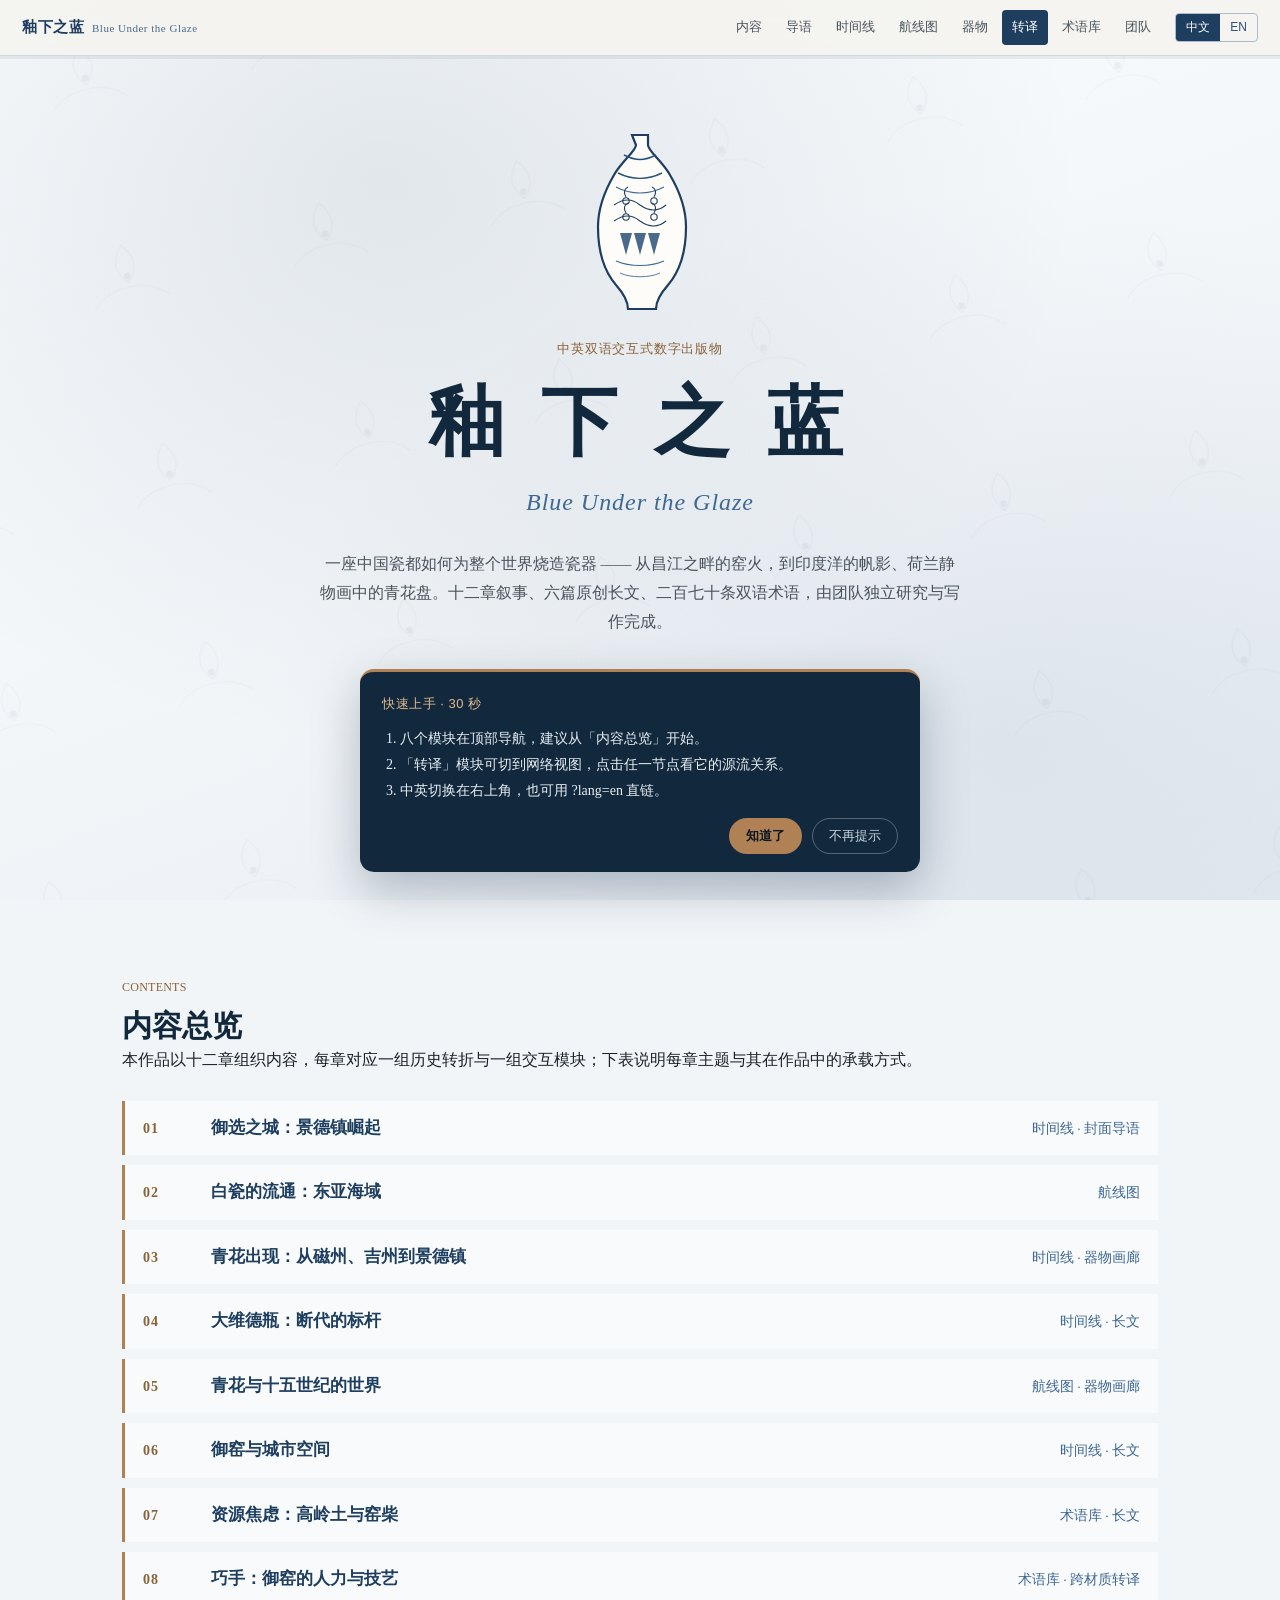
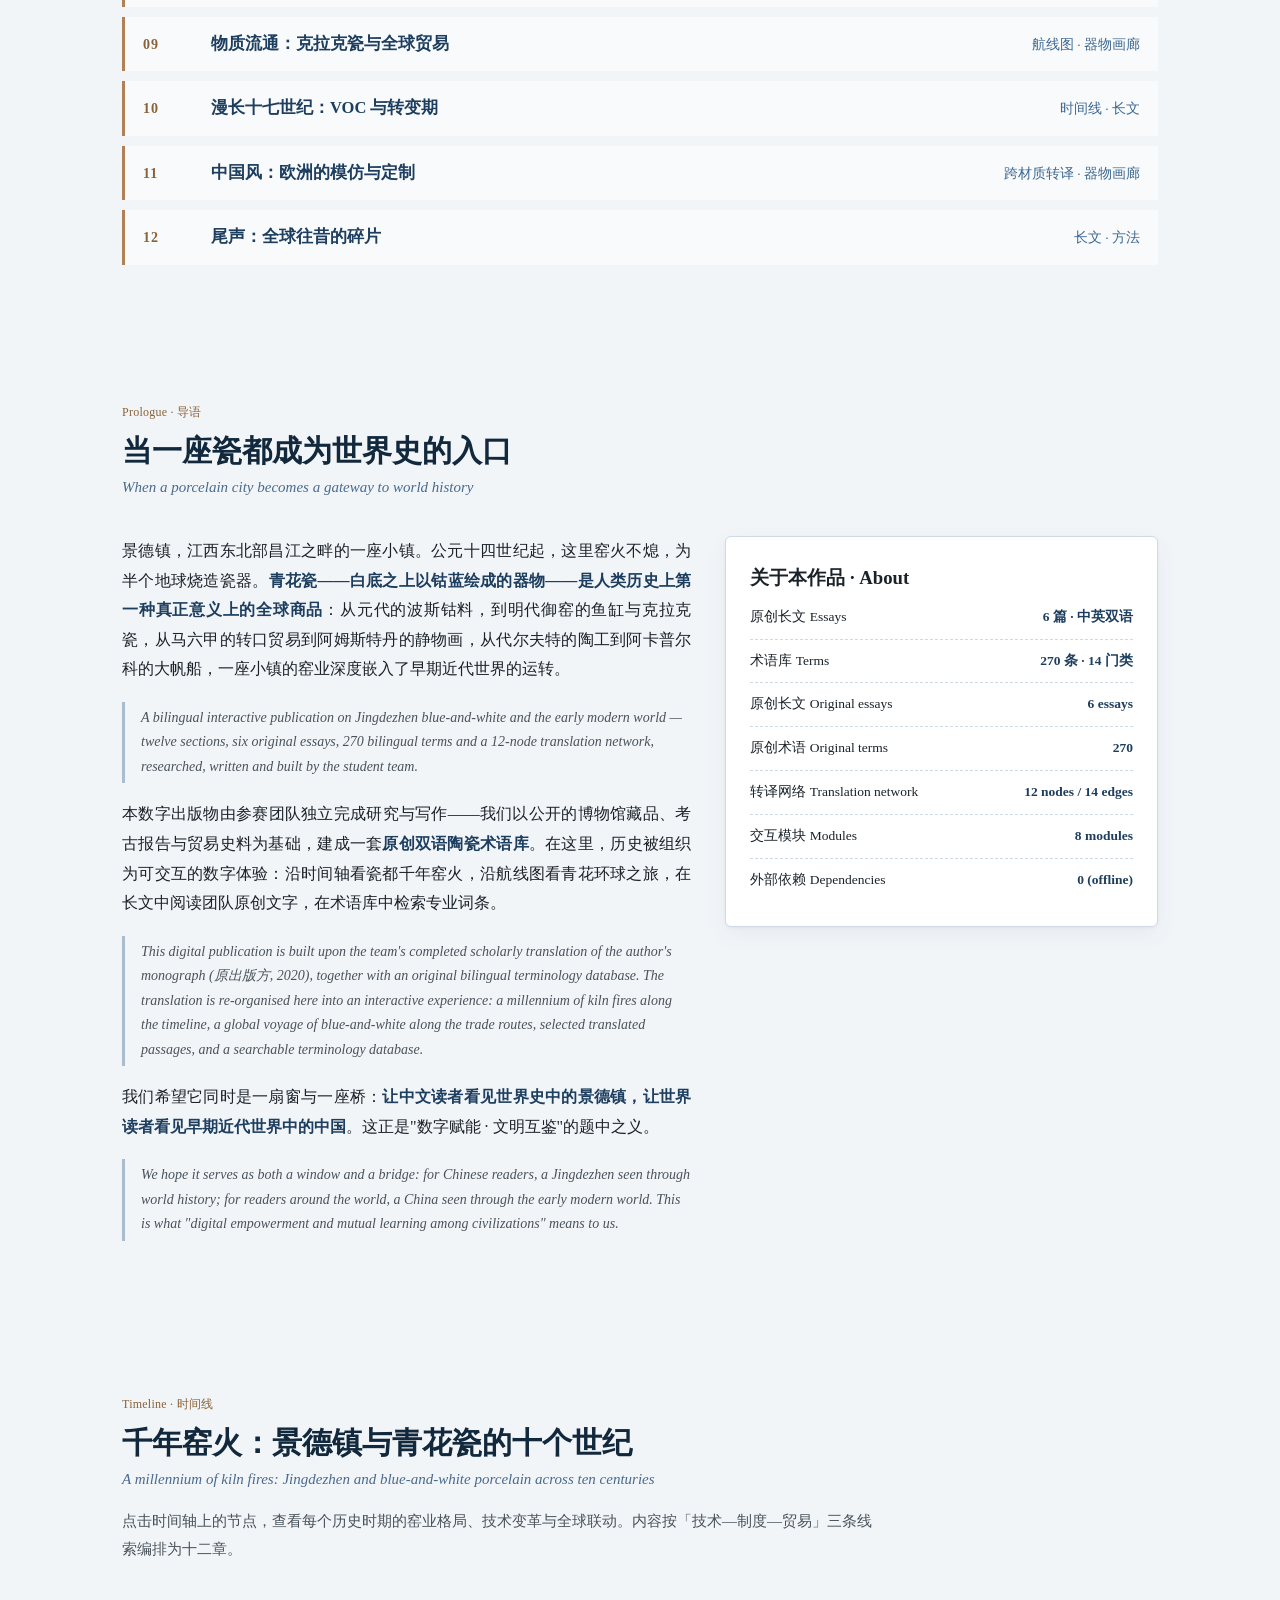
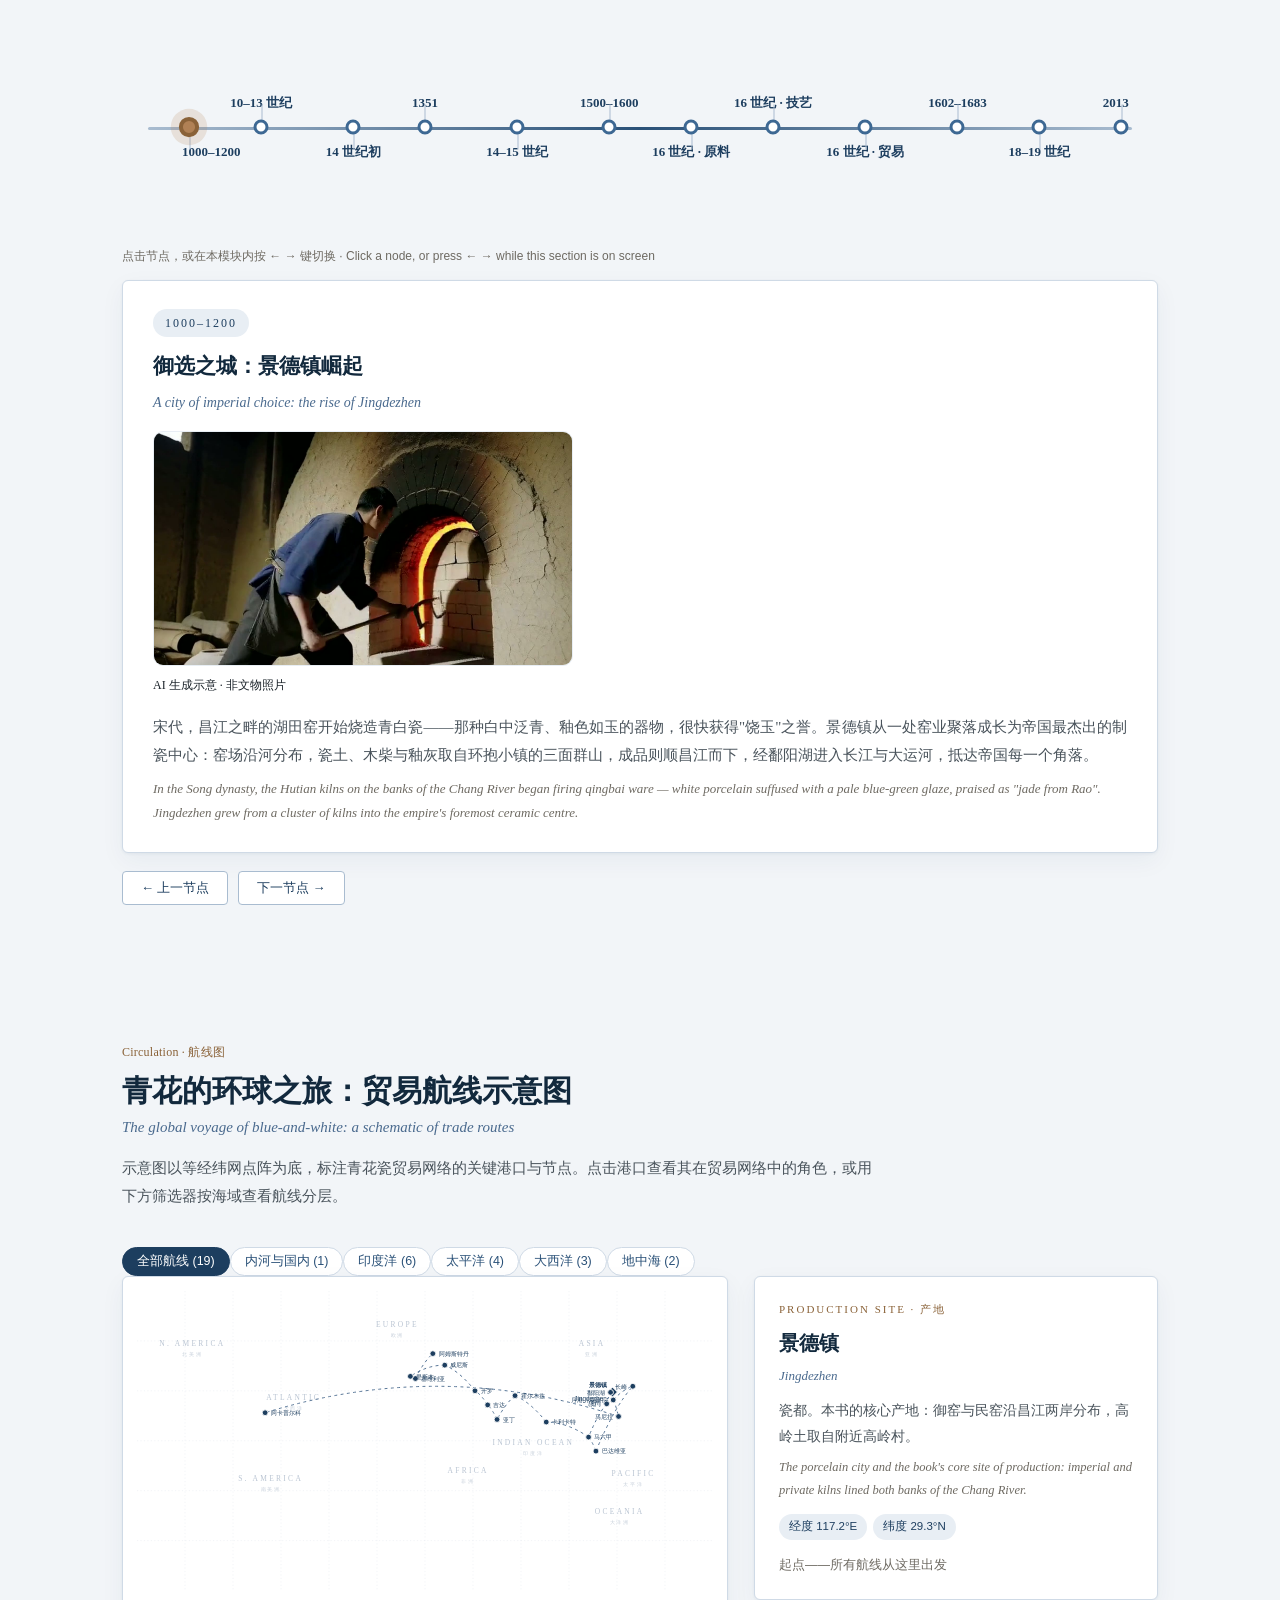
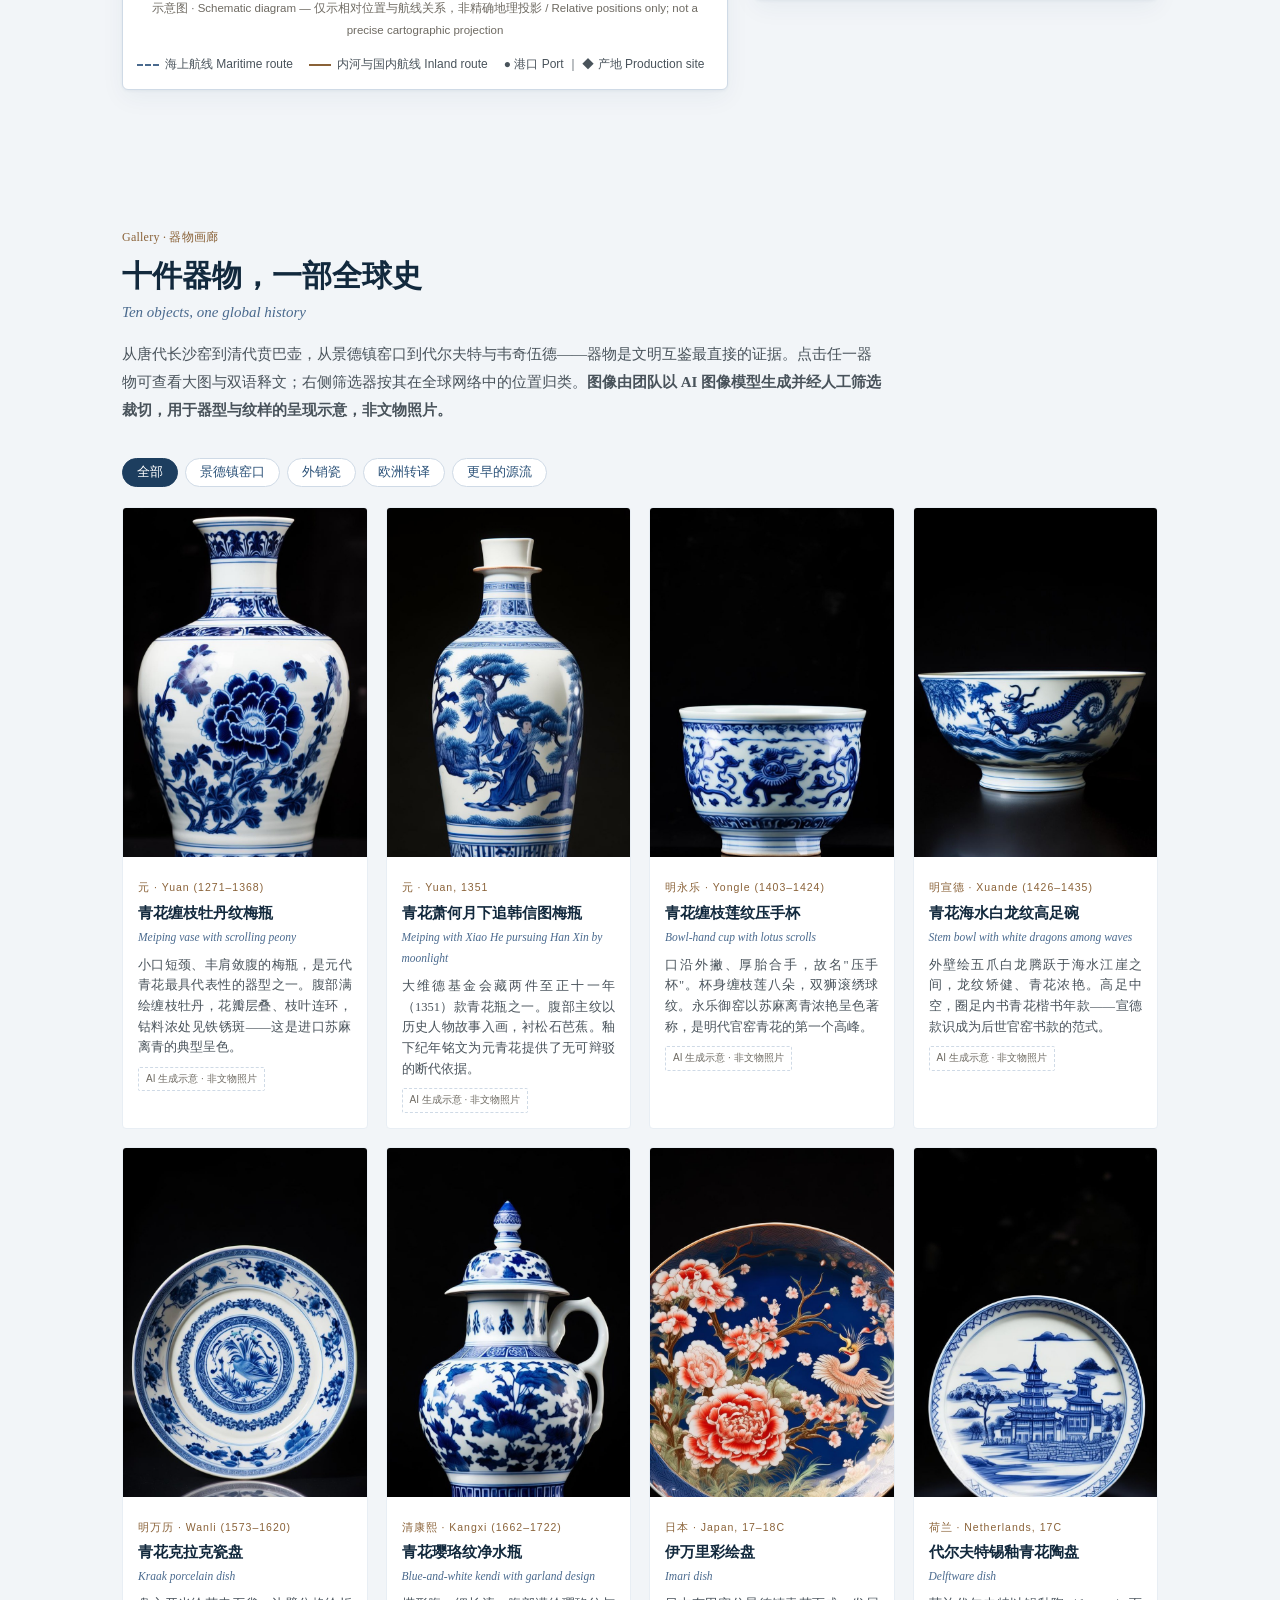
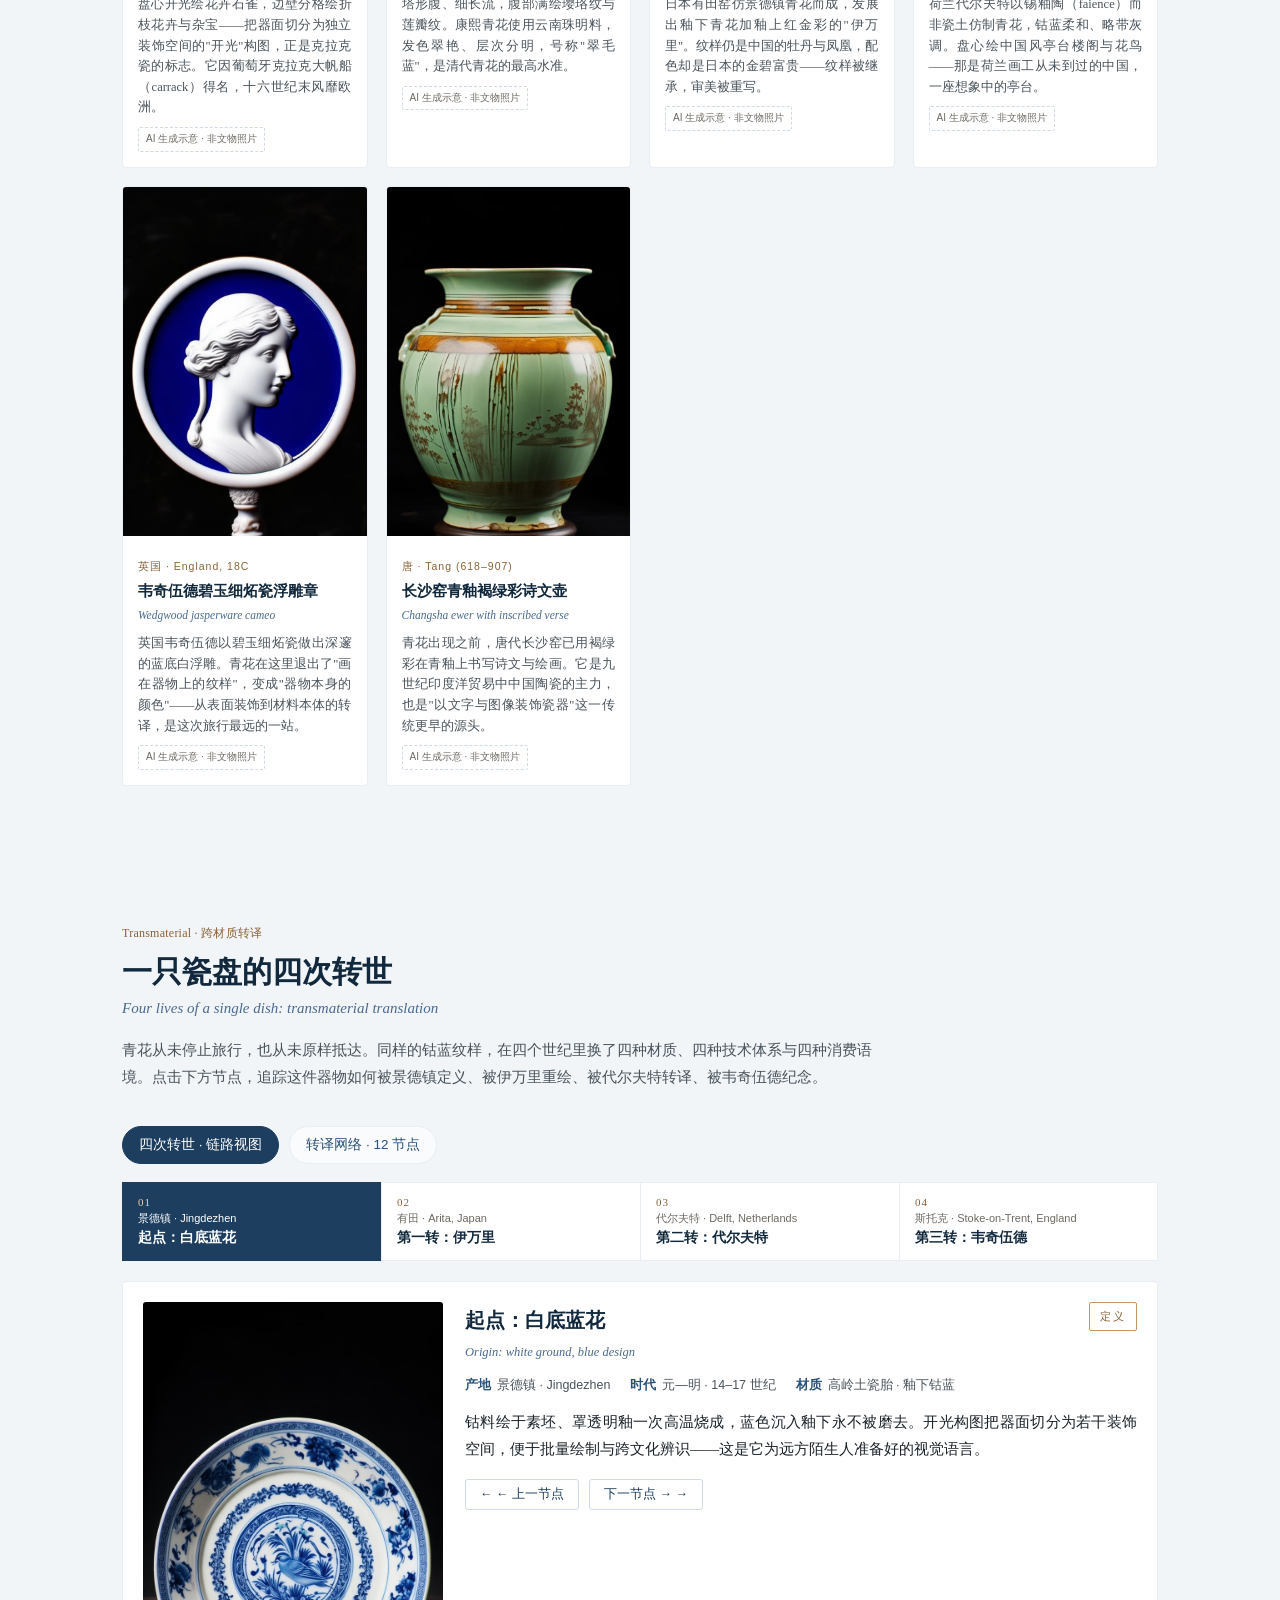
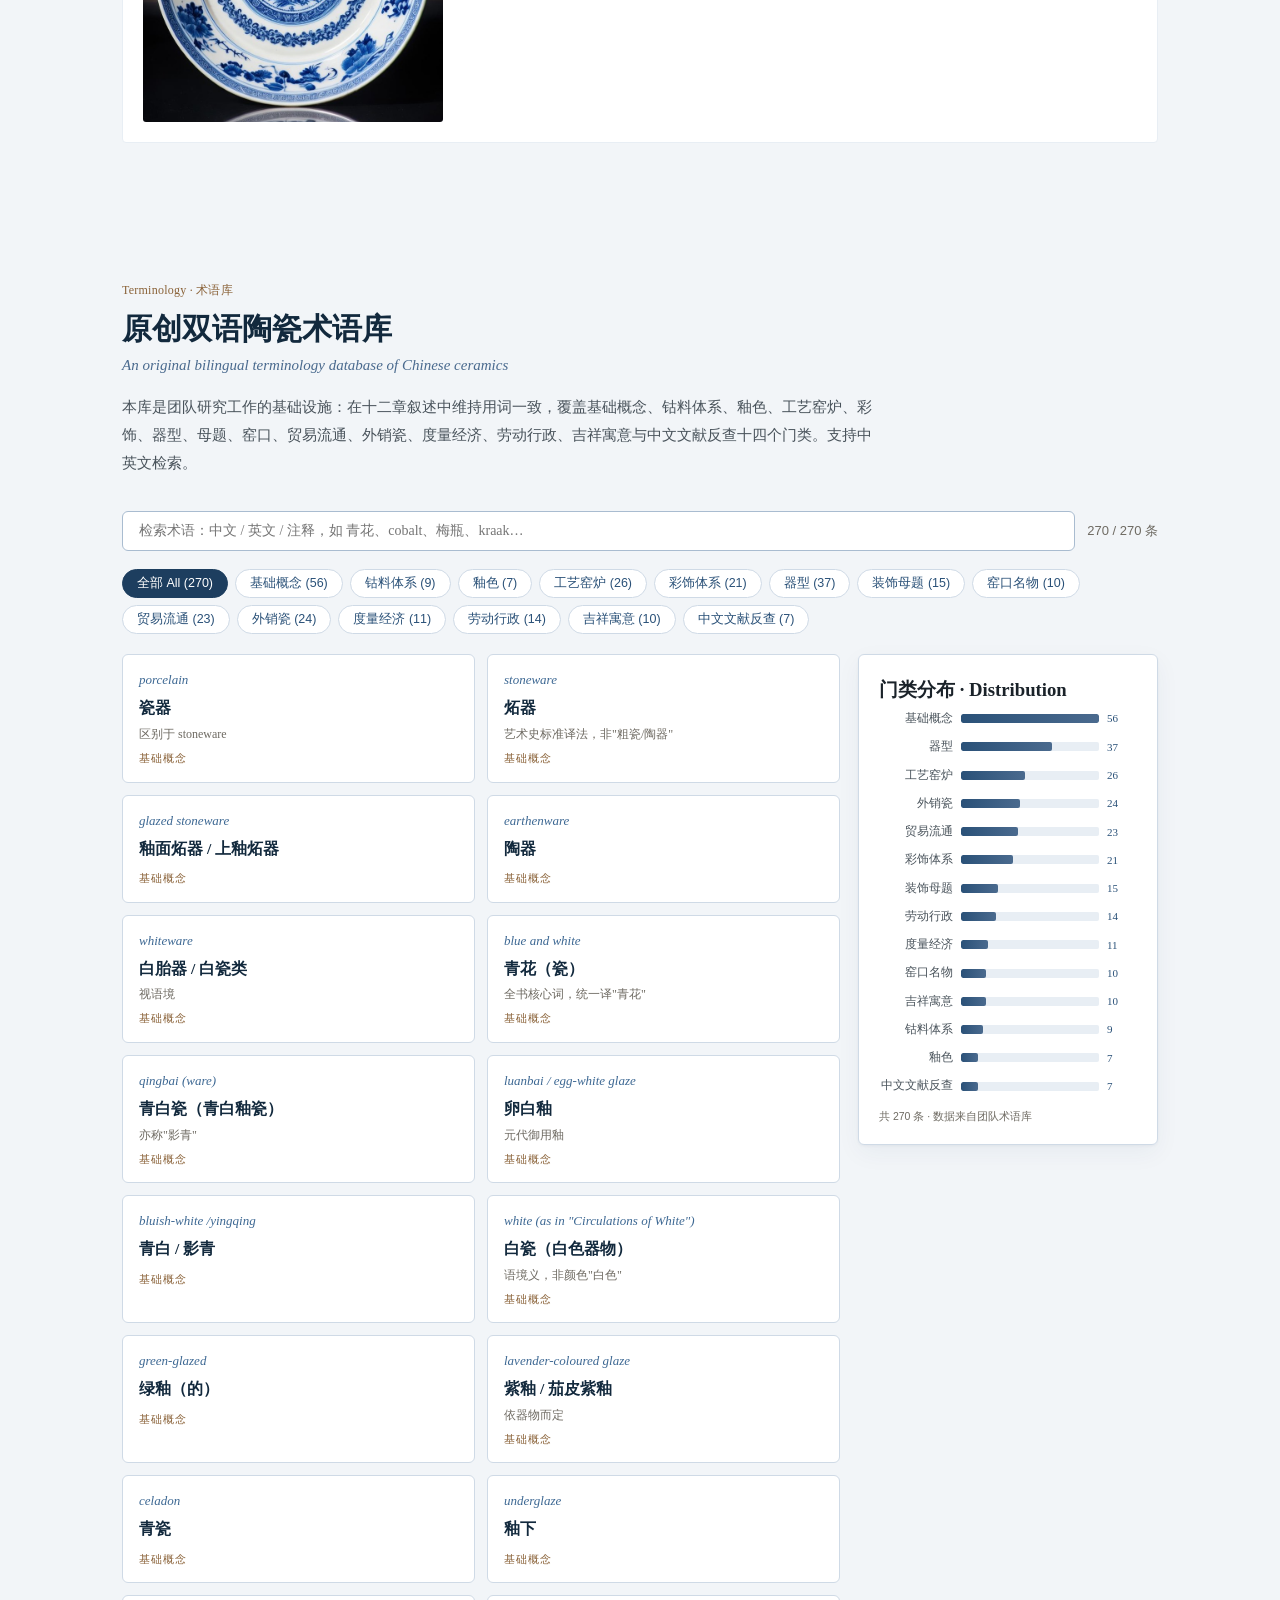
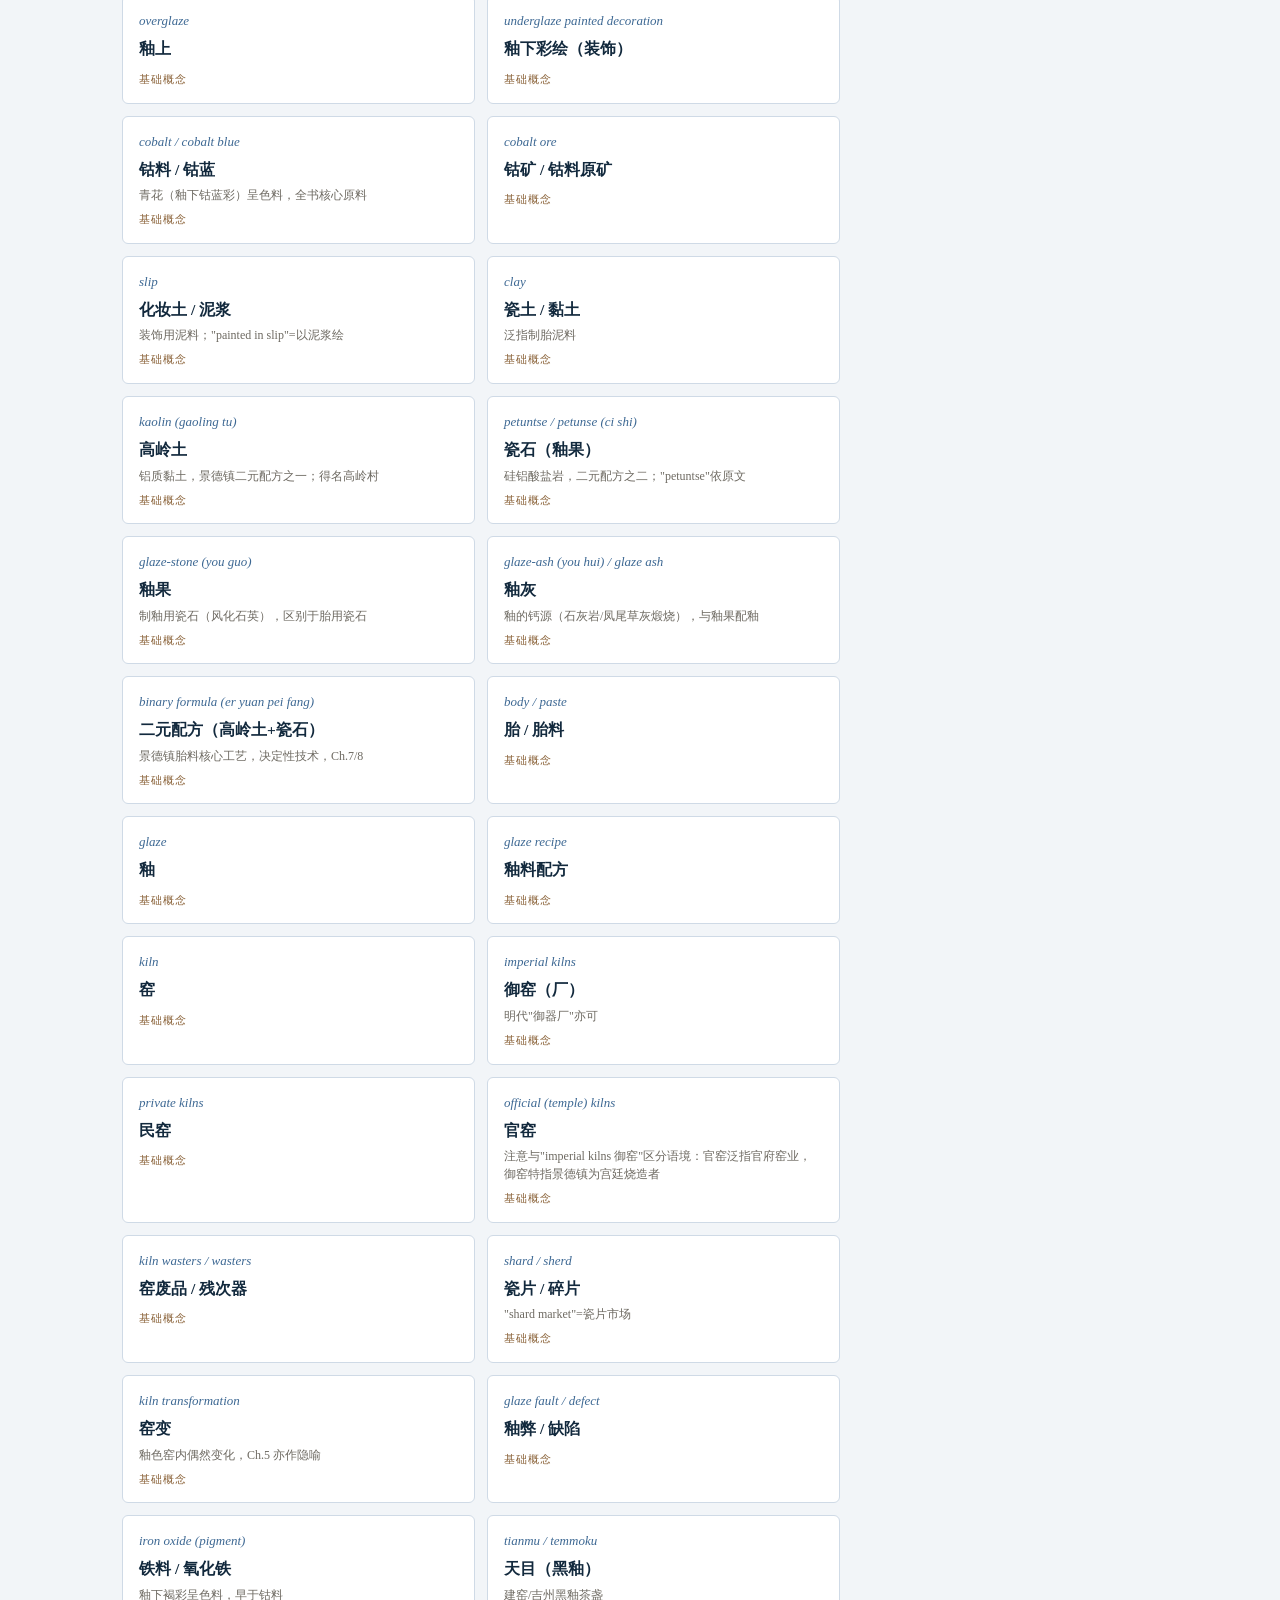
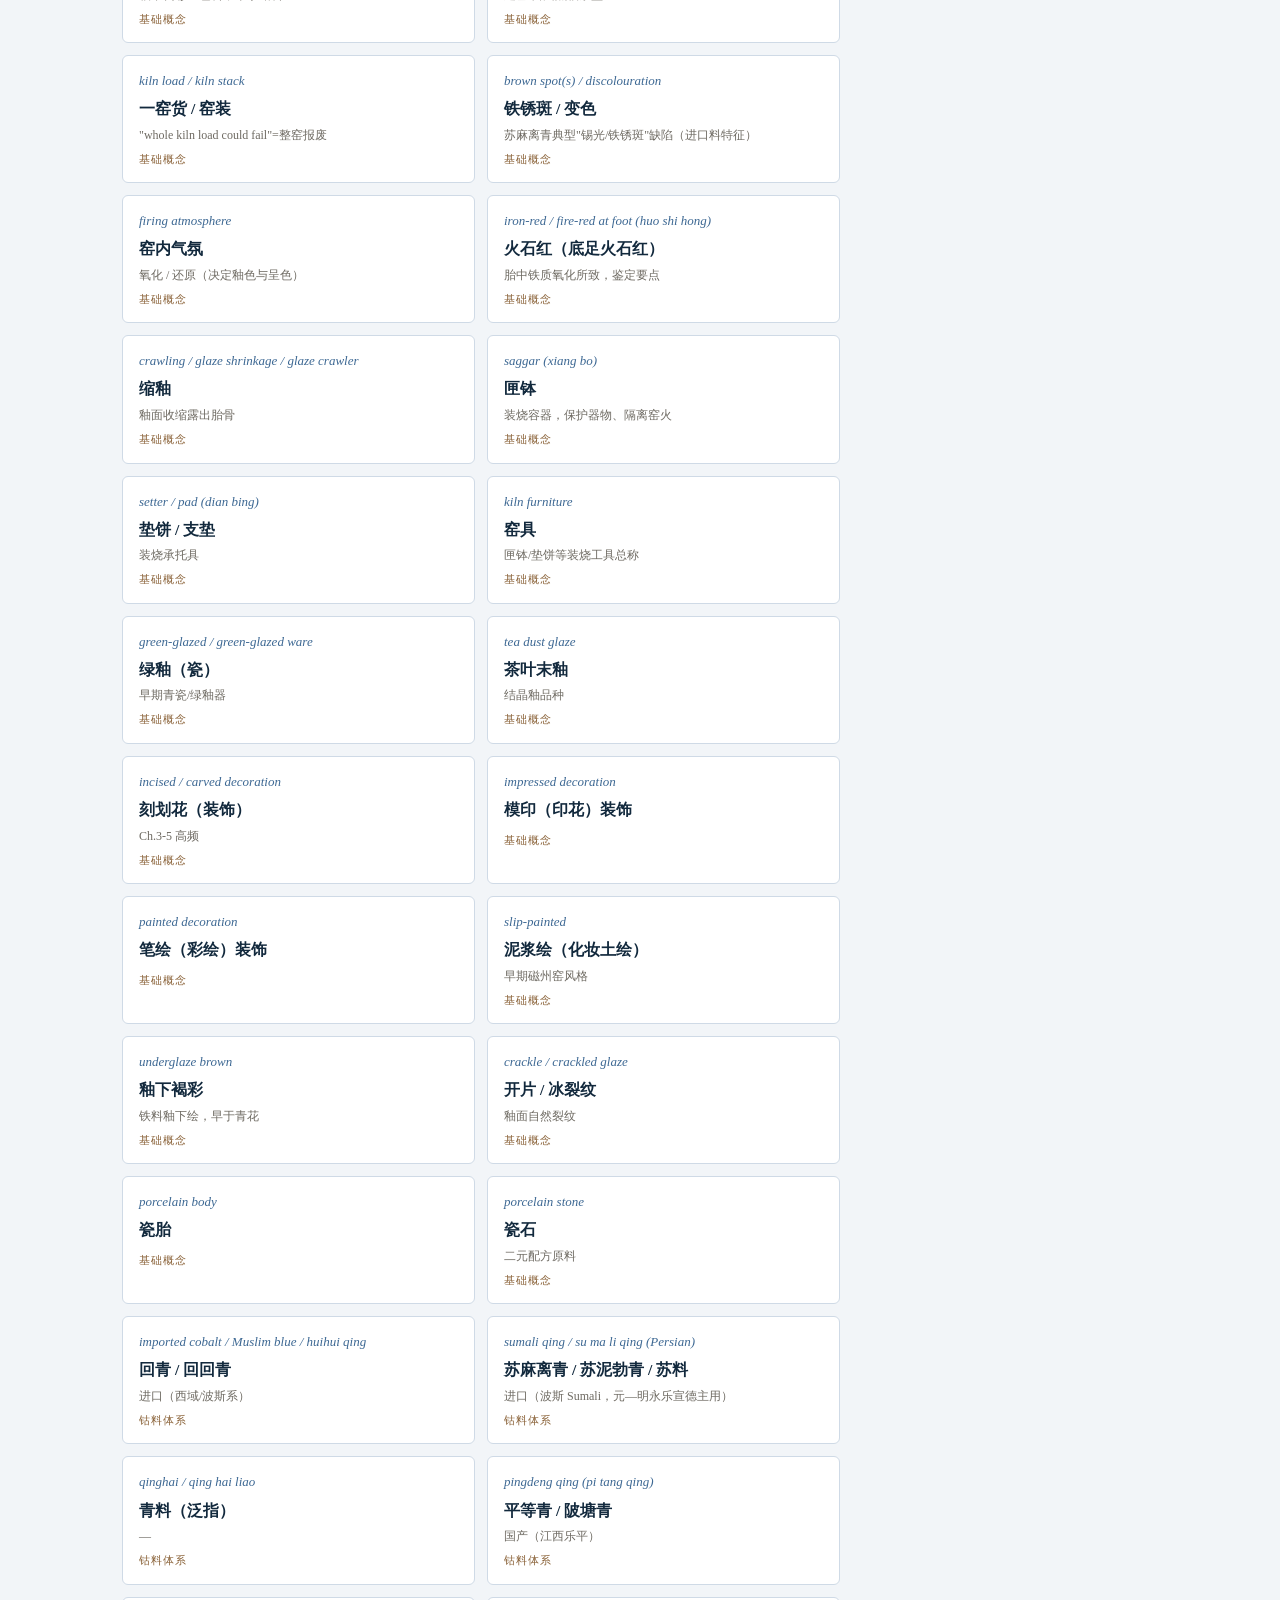
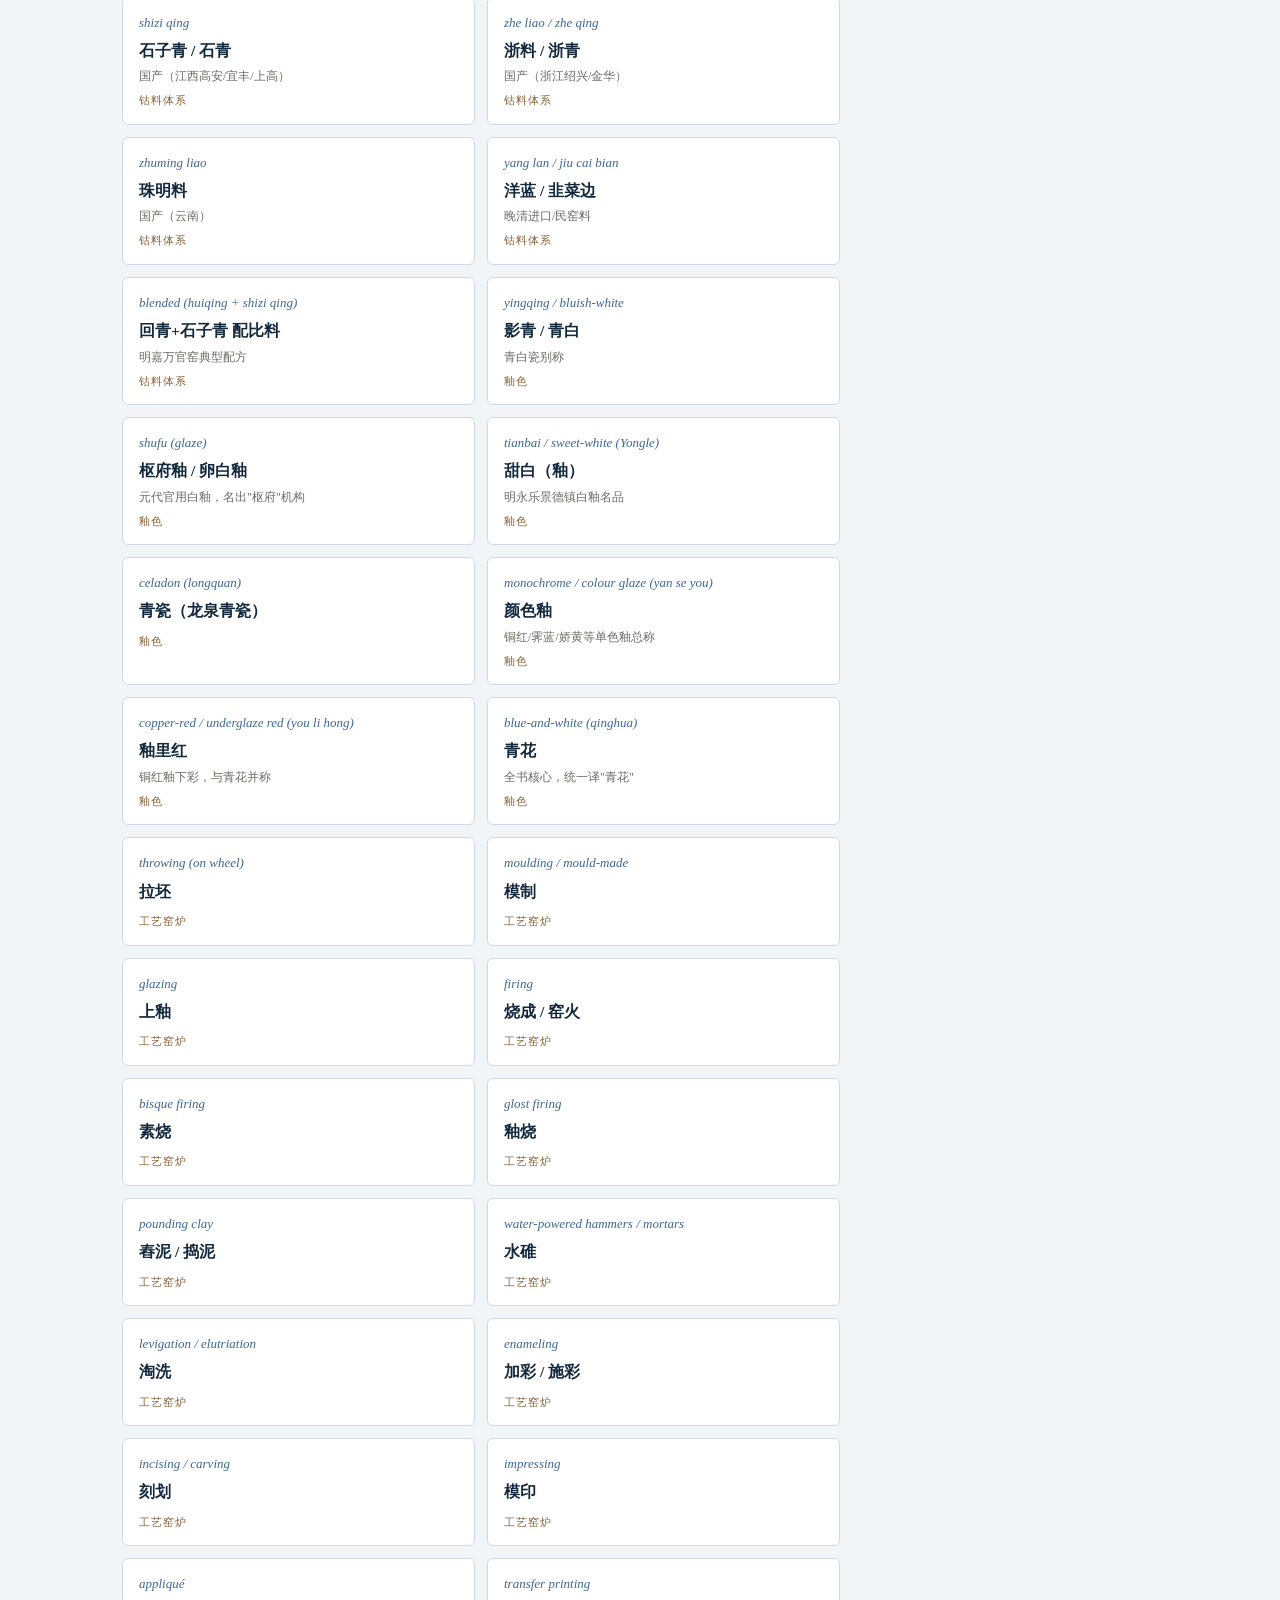
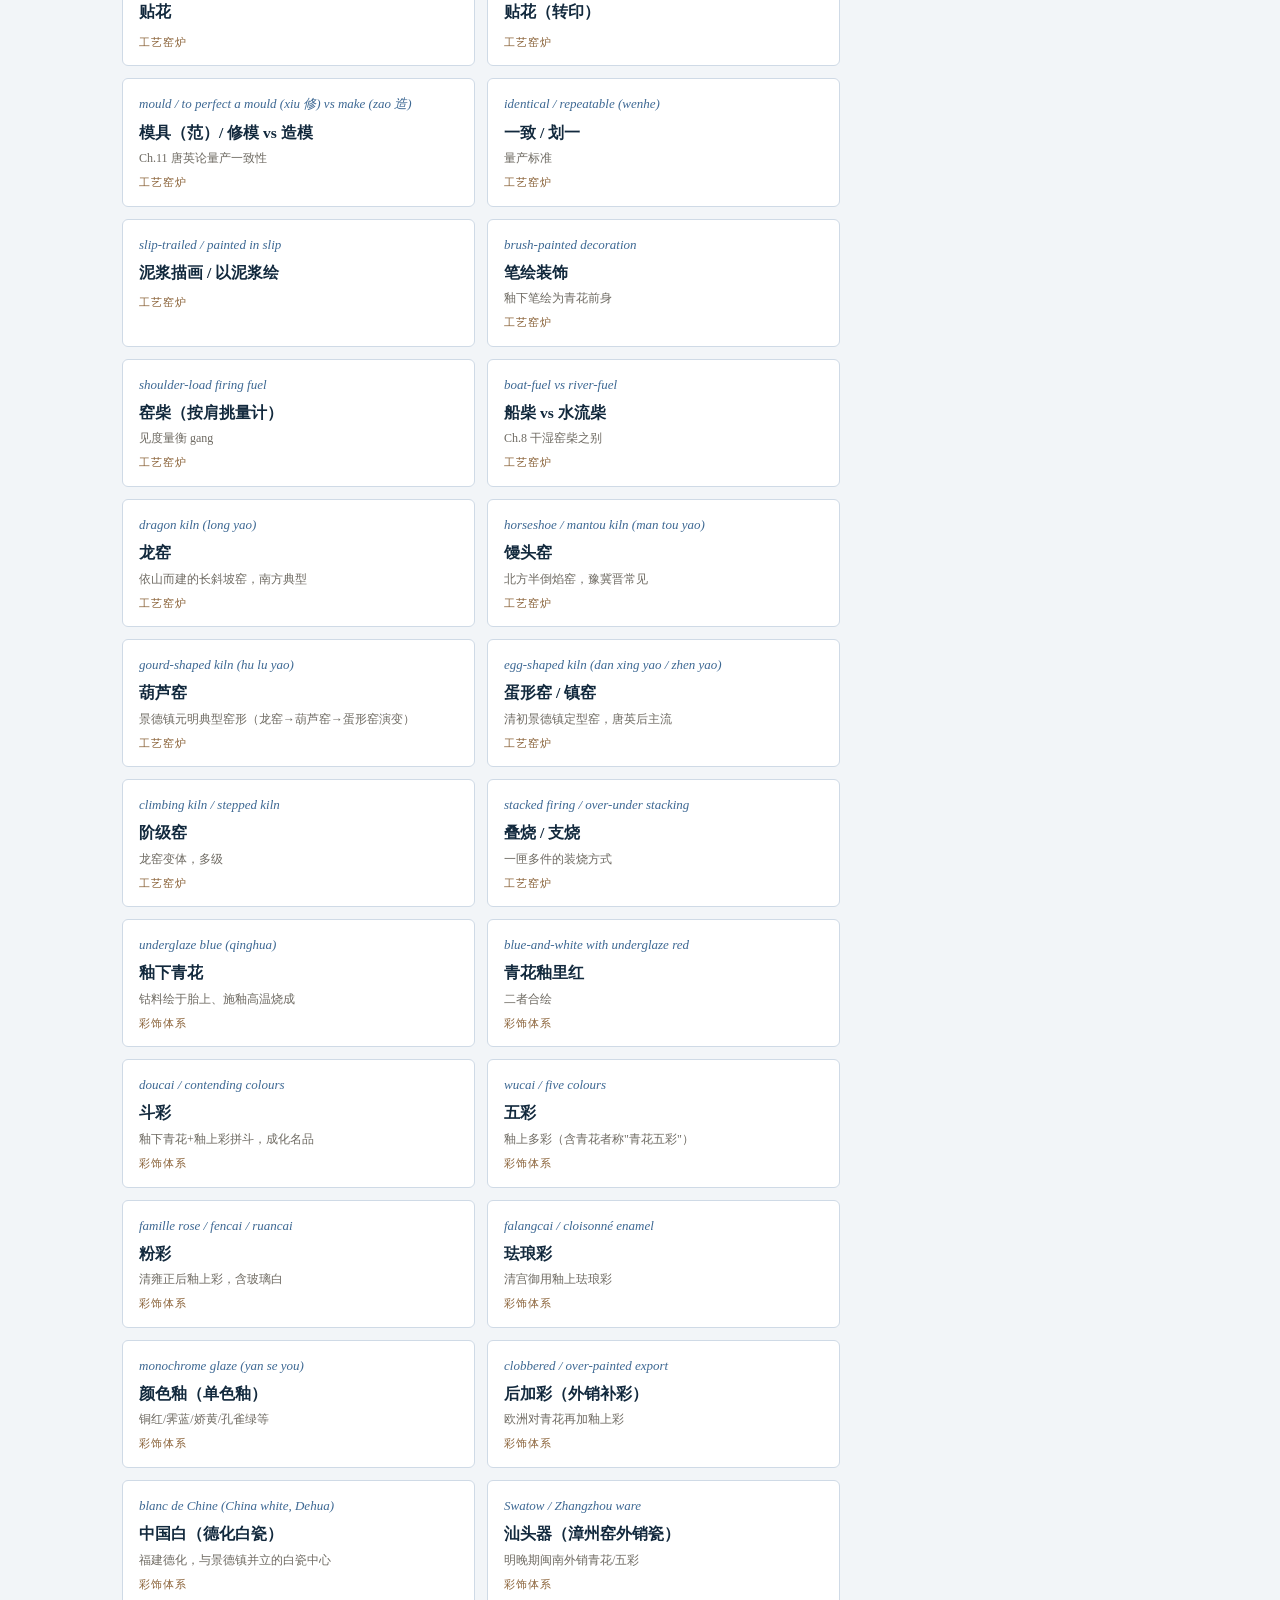
<file: index.html>
<!DOCTYPE html>
<html lang="zh-CN">
<head>
<meta charset="UTF-8">
<meta name="viewport" content="width=device-width, initial-scale=1.0">
<title>釉下之蓝 · Blue Under the Glaze — 中英双语交互式数字出版物</title>
  <!-- 社交分享元信息（分享链接时显示标题与摘要；不影响离线运行） -->
  <meta property="og:type" content="website">
  <meta property="og:title" content="釉下之蓝 · Blue Under the Glaze">
  <meta property="og:description" content="一部中英双语交互式数字出版物：从昌江之畔的窑火，到印度洋的帆影、荷兰静物画中的青花盘——一座中国瓷都的十个世纪。A bilingual interactive digital publication on Jingdezhen porcelain and the early modern world.">
  <meta property="og:locale" content="zh_CN">
  <meta property="og:locale:alternate" content="en_US">
  <meta name="twitter:card" content="summary_large_image">
  <meta name="twitter:title" content="Blue Under the Glaze">
  <meta name="twitter:description" content="A bilingual interactive digital publication on Jingdezhen porcelain and the early modern world.">
  <meta name="theme-color" content="#12293D">

<meta name="description" content="景德镇青花瓷与早期近代世界——团队原创的中英双语交互式数字出版物">
<link rel="stylesheet" href="style.css">
  <link rel="manifest" href="manifest.webmanifest">
  <link rel="apple-touch-icon" href="icons/icon-192.png">
  <meta name="theme-color" content="#12293D">
  <meta property="og:image" content="https://raw.githubusercontent.com/secret-justice/blue-under-the-glaze/main/og_cover.png">
  <meta property="og:image:width" content="1200">
  <meta property="og:image:height" content="630">
  <meta property="og:url" content="https://secret-justice.github.io/blue-under-the-glaze/">
  <meta name="twitter:card" content="summary_large_image">
  <meta name="twitter:image" content="https://raw.githubusercontent.com/secret-justice/blue-under-the-glaze/main/og_cover.png">
  <link rel="alternate" hreflang="zh-Hans" href="https://secret-justice.github.io/blue-under-the-glaze/index.html">
  <link rel="alternate" hreflang="en" href="https://secret-justice.github.io/blue-under-the-glaze/index.html?lang=en">
  <link rel="alternate" hreflang="x-default" href="https://secret-justice.github.io/blue-under-the-glaze/index.html">
  <script type="application/ld+json">
  {
    "@context": "https://schema.org",
    "@type": "CreativeWork",
    "name": "釉下之蓝 · Blue Under the Glaze",
    "alternateName": "Blue Under the Glaze",
    "inLanguage": ["zh-Hans", "en"],
    "genre": "数字人文 / 交互式数字出版物",
    "description": "一部关于景德镇青花瓷与早期近代世界的中英双语交互式数字出版物：十二章叙述、六篇原创长文、270 条双语术语库、19 个港口与 19 条航线、12 节点转译网络，零依赖离线可运行。",
    "url": "https://secret-justice.github.io/blue-under-the-glaze/",
    "license": "https://github.com/secret-justice/blue-under-the-glaze/blob/main/README.md",
    "isAccessibleForFree": true,
    "keywords": "景德镇, 青花瓷, 数字人文, 双语, 交互式出版物, 全球史, Jingdezhen, blue-and-white, digital humanities",
    "creator": {"@type": "Organization", "name": "参赛团队（学生团队）"}
  }
  </script>
</head>
<body>
  <a class="skip-link" href="#main" data-i18n="skip">跳到主要内容</a>

<!-- ============ 导航 ============ -->
<nav class="nav">
  <div class="nav-brand" onclick="scrollTo({top:0,behavior:'smooth'})">釉下之蓝<small>Blue Under the Glaze</small></div>
  <div class="nav-links">
    <a href="#contents" data-i18n="nav_ct">内容</a>
      <a href="#about" data-i18n="nav_about">导语</a>
    <a href="#timeline" data-i18n="nav_timeline">时间线</a>
    <a href="#routes" data-i18n="nav_routes">航线图</a>
    <a href="#gallery" data-i18n="nav_gallery">器物</a>
    <a href="#trans" data-i18n="nav_trans">转译</a><!-- 方案C隐藏：<a href="#read" data-i18n="nav_read">长文</a> -->
    <a href="#terms" data-i18n="nav_terms">术语库</a><!-- 方案C隐藏：<a href="#notes" data-i18n="nav_notes">方法</a> -->
    <a href="#team" data-i18n="nav_team">团队</a>
    <div class="lang-switch">
      <button id="langZh" class="on" onclick="setLang('zh')">中文</button>
      <button id="langEn" onclick="setLang('en')">EN</button>
    </div>
  </div>
</nav>
<main id="main">
<div class="read-progress" id="readProgress"><i></i></div>

<!-- ============ 封面 ============ -->
<section id="cover">
  <svg class="cover-pattern" width="100%" height="100%" preserveAspectRatio="xMidYMid slice" viewBox="0 0 1200 800" aria-hidden="true">
    <defs>
      <pattern id="lotus" width="180" height="180" patternUnits="userSpaceOnUse" patternTransform="rotate(-12)">
        <circle cx="90" cy="90" r="3" fill="#1D3E5F" opacity="0.10"/>
        <path d="M90 62 q16 18 0 34 q-16-16 0-34z" fill="none" stroke="#1D3E5F" stroke-width="1" opacity="0.08"/>
        <path d="M90 100 q22 0 34 14 M90 100 q-22 0-34 14" fill="none" stroke="#1D3E5F" stroke-width="1" opacity="0.07"/>
      </pattern>
    </defs>
    <rect width="1200" height="800" fill="url(#lotus)"/>
  </svg>
  <div class="cover-inner">
    <!-- 原创青花梅瓶插画 -->
    <svg class="cover-vase" width="120" height="190" viewBox="0 0 120 190" aria-label="青花梅瓶">
      <path d="M52 14 h16 v10 c0 6 14 16 22 30 c10 17 16 34 16 52 c0 26 -6 44 -18 58 c-8 9 -12 16 -12 24 h-28 c0-8-4-15-12-24 c-12-14-18-32-18-58 c0-18 6-35 16-52 c8-14 22-24 22-30z"
            fill="#FDFCF9" stroke="#1D3E5F" stroke-width="2.2"/>
      <path d="M44 34 c12 6 20 6 32 0" fill="none" stroke="#2A5178" stroke-width="1.4"/>
      <path d="M38 52 c14 7 30 7 44 0" fill="none" stroke="#2A5178" stroke-width="1.4"/>
      <path d="M36 66 c15 8 33 8 48 0" fill="none" stroke="#3D6893" stroke-width="1.2"/>
      <!-- 缠枝莲纹带 -->
      <g stroke="#1D3E5F" stroke-width="1.1" fill="none">
        <path d="M34 84 q14-10 26 0 q14 10 26 0"/>
        <circle cx="46" cy="80" r="3.2"/><circle cx="74" cy="80" r="3.2"/>
        <path d="M46 76 q-4-7 2-10 M74 76 q4-7-2-10"/>
        <path d="M34 100 q14-10 26 0 q14 10 26 0"/>
        <circle cx="46" cy="96" r="3.2"/><circle cx="74" cy="96" r="3.2"/>
        <path d="M46 92 q-4-7 2-10 M74 92 q4-7-2-10"/>
      </g>
      <!-- 蕉叶纹 -->
      <g fill="#2A5178" opacity="0.85">
        <path d="M40 112 l6 22 6-22z"/><path d="M54 112 l6 22 6-22z"/><path d="M68 112 l6 22 6-22z"/>
      </g>
      <path d="M36 140 c14 6 34 6 48 0" fill="none" stroke="#3D6893" stroke-width="1.2"/>
      <path d="M40 152 c10 5 30 5 40 0" fill="none" stroke="#5B7CA0" stroke-width="1"/>
    </svg>
    <div class="cover-kicker">中英双语交互式数字出版物</div>
    <h1 class="cover-title">釉 下 之 蓝</h1>
    <div class="cover-title-en">Blue Under the Glaze</div>
    <p class="cover-sub" data-i18n="cover_sub">一座中国瓷都如何为整个世界烧造瓷器 —— 从昌江之畔的窑火，到印度洋的帆影、荷兰静物画中的青花盘。十二章叙事、六篇原创长文、二百七十条双语术语，由团队独立研究与写作完成。</p>
    <div class="cover-meta">全国大学生数字媒体科技作品及创意竞赛 · 国际专项赛参赛作品 ｜ 2026</div>
    <button class="cover-cta" onclick="document.getElementById('about').scrollIntoView({behavior:'smooth'})">进入阅读 · Enter</button>
  </div>
  <div class="scroll-hint">▼ 向下滚动 ▼</div>
</section>

<!-- ============ 导语 ============ -->
<!-- 内容总览：全书十二章目录（评审 30 秒看懂内容框架） -->
  <section id="contents" class="sec">
    <div class="wrap">
      <div class="sec-kicker" data-i18n="ct_kicker">CONTENTS</div>
      <h2 class="sec-title" data-i18n="ct_title">内容总览</h2>
      <p class="about-p" data-i18n="ct_lead">本作品以十二章组织内容，每章对应一组历史转折与一组交互模块；下表说明每章主题与其在作品中的承载方式。</p>
      <ol class="ct-list">
        <li><span class="ct-no">01</span><b data-i18n="ct_c1">御选之城：景德镇崛起</b><em data-i18n="ct_m1">时间线 · 封面导语</em></li>
        <li><span class="ct-no">02</span><b data-i18n="ct_c2">白瓷的流通：东亚海域</b><em data-i18n="ct_m2">航线图</em></li>
        <li><span class="ct-no">03</span><b data-i18n="ct_c3">青花出现：从磁州、吉州到景德镇</b><em data-i18n="ct_m3">时间线 · 器物画廊</em></li>
        <li><span class="ct-no">04</span><b data-i18n="ct_c4">大维德瓶：断代的标杆</b><em data-i18n="ct_m4">时间线 · 长文</em></li>
        <li><span class="ct-no">05</span><b data-i18n="ct_c5">青花与十五世纪的世界</b><em data-i18n="ct_m5">航线图 · 器物画廊</em></li>
        <li><span class="ct-no">06</span><b data-i18n="ct_c6">御窑与城市空间</b><em data-i18n="ct_m6">时间线 · 长文</em></li>
        <li><span class="ct-no">07</span><b data-i18n="ct_c7">资源焦虑：高岭土与窑柴</b><em data-i18n="ct_m7">术语库 · 长文</em></li>
        <li><span class="ct-no">08</span><b data-i18n="ct_c8">巧手：御窑的人力与技艺</b><em data-i18n="ct_m8">术语库 · 跨材质转译</em></li>
        <li><span class="ct-no">09</span><b data-i18n="ct_c9">物质流通：克拉克瓷与全球贸易</b><em data-i18n="ct_m9">航线图 · 器物画廊</em></li>
        <li><span class="ct-no">10</span><b data-i18n="ct_c10">漫长十七世纪：VOC 与转变期</b><em data-i18n="ct_m10">时间线 · 长文</em></li>
        <li><span class="ct-no">11</span><b data-i18n="ct_c11">中国风：欧洲的模仿与定制</b><em data-i18n="ct_m11">跨材质转译 · 器物画廊</em></li>
        <li><span class="ct-no">12</span><b data-i18n="ct_c12">尾声：全球往昔的碎片</b><em data-i18n="ct_m12">长文 · 方法</em></li>
      </ol>
    </div>
  </section>

  <section id="about">
  <div class="sec-head">
    <div class="sec-kicker" data-i18n="k_about">Prologue · 导语</div>
    <h2 class="sec-title" data-i18n="t_about">当一座瓷都成为世界史的入口</h2>
    <div class="sec-title-en">When a porcelain city becomes a gateway to world history</div>
  </div>
  <div class="about-grid">
    <div>
      <p class="about-p">景德镇，江西东北部昌江之畔的一座小镇。公元十四世纪起，这里窑火不熄，为半个地球烧造瓷器。<strong>青花瓷——白底之上以钴蓝绘成的器物——是人类历史上第一种真正意义上的全球商品</strong>：从元代的波斯钴料，到明代御窑的鱼缸与克拉克瓷，从马六甲的转口贸易到阿姆斯特丹的静物画，从代尔夫特的陶工到阿卡普尔科的大帆船，一座小镇的窑业深度嵌入了早期近代世界的运转。</p>
      <div class="about-en">A bilingual interactive publication on Jingdezhen blue-and-white and the early modern world — twelve sections, six original essays, 270 bilingual terms and a 12-node translation network, researched, written and built by the student team.</div>
      <p class="about-p">本数字出版物由参赛团队独立完成研究与写作——我们以公开的博物馆藏品、考古报告与贸易史料为基础，建成一套<strong>原创双语陶瓷术语库</strong>。在这里，历史被组织为可交互的数字体验：沿时间轴看瓷都千年窑火，沿航线图看青花环球之旅，在长文中阅读团队原创文字，在术语库中检索专业词条。</p>
      <div class="about-en">This digital publication is built upon the team's completed scholarly translation of the author's monograph (原出版方, 2020), together with an original bilingual terminology database. The translation is re-organised here into an interactive experience: a millennium of kiln fires along the timeline, a global voyage of blue-and-white along the trade routes, selected translated passages, and a searchable terminology database.</div>
      <p class="about-p">我们希望它同时是一扇窗与一座桥：<strong>让中文读者看见世界史中的景德镇，让世界读者看见早期近代世界中的中国</strong>。这正是"数字赋能 · 文明互鉴"的题中之义。</p>
      <div class="about-en">We hope it serves as both a window and a bridge: for Chinese readers, a Jingdezhen seen through world history; for readers around the world, a China seen through the early modern world. This is what "digital empowerment and mutual learning among civilizations" means to us.</div>
    </div>
    <div class="card about-side">
      <h3 data-i18n="about_h4">关于本作品 · About</h4>
      <div class="fact-row"><span>原创长文 Essays</span><b>6 篇 · 中英双语</b></div>
      <div class="fact-row"><span>术语库 Terms</span><b>270 条 · 14 门类</b></div>
      <div class="fact-row"><span>原创长文 Original essays</span><b>6 essays</b></div>
      <div class="fact-row"><span>原创术语 Original terms</span><b id="factTerms">270</b></div>
      <div class="fact-row"><span>转译网络 Translation network</span><b>12 nodes / 14 edges</b></div>
      <div class="fact-row"><span>交互模块 Modules</span><b>8 modules</b></div>
      <div class="fact-row"><span>外部依赖 Dependencies</span><b>0 (offline)</b></div>
    </div>
  </div>
</section>

<!-- ============ 时间线 ============ -->
<section id="timeline">
  <div class="sec-head">
    <div class="sec-kicker" data-i18n="k_timeline">Timeline · 时间线</div>
    <h2 class="sec-title" data-i18n="t_timeline">千年窑火：景德镇与青花瓷的十个世纪</h2>
    <div class="sec-title-en">A millennium of kiln fires: Jingdezhen and blue-and-white porcelain across ten centuries</div>
    <p class="sec-desc" data-i18n="d_timeline">点击时间轴上的节点，查看每个历史时期的窑业格局、技术变革与全球联动。内容按「技术—制度—贸易」三条线索编排为十二章。</p>
  </div>
  <div class="timeline-wrap">
    <div class="timeline" id="tlRail">
      <div class="tl-rail"></div>
      <!-- nodes injected by JS -->
    </div>
  </div>
  <div class="tl-hint">点击节点，或在本模块内按 ← → 键切换 · Click a node, or press ← → while this section is on screen</div>
  <div class="card tl-detail show" id="tlDetail"></div>
  <div class="tl-nav">
    <button onclick="tlStep(-1)">← 上一节点</button>
    <button onclick="tlStep(1)">下一节点 →</button>
  </div>
</section>

<!-- ============ 航线图 ============ -->
<section id="routes">
  <div class="sec-head">
    <div class="sec-kicker" data-i18n="k_routes">Circulation · 航线图</div>
    <h2 class="sec-title" data-i18n="t_routes">青花的环球之旅：贸易航线示意图</h2>
    <div class="sec-title-en">The global voyage of blue-and-white: a schematic of trade routes</div>
    <p class="sec-desc" data-i18n="d_routes">示意图以等经纬网点阵为底，标注青花瓷贸易网络的关键港口与节点。点击港口查看其在贸易网络中的角色，或用下方筛选器按海域查看航线分层。</p>
  </div>
  <div class="route-filter" id="routeFilter"></div>
  <div class="routes-grid">
    <div class="card map-box">
      <svg id="routeMap" viewBox="0 0 1000 520" role="img" aria-label="青花瓷贸易航线示意图"></svg>
      <div class="map-note">示意图 · Schematic diagram — 仅示相对位置与航线关系，非精确地理投影 / Relative positions only; not a precise cartographic projection</div>
      <div class="map-legend">
        <span><i></i>海上航线 Maritime route</span>
        <span><i class="solid"></i>内河与国内航线 Inland route</span>
        <span>● 港口 Port ｜ ◆ 产地 Production site</span>
      </div>
    </div>
    <div class="card port-panel" id="portPanel"></div>
  </div>
</section>

<!-- ============ 器物画廊 ============ -->
<section id="gallery">
  <div class="sec-head">
    <div class="sec-kicker" data-i18n="k_gallery">Gallery · 器物画廊</div>
    <h2 class="sec-title" data-i18n="t_gallery">十件器物，一部全球史</h2>
    <div class="sec-title-en">Ten objects, one global history</div>
    <p class="sec-desc" data-i18n-html="d_gallery">从唐代长沙窑到清代贲巴壶，从景德镇窑口到代尔夫特与韦奇伍德——器物是文明互鉴最直接的证据。点击任一器物可查看大图与双语释文；右侧筛选器按其在全球网络中的位置归类。<b>图像由团队以 AI 图像模型生成并经人工筛选裁切，用于器型与纹样的呈现示意，非文物照片。</b></p>
  </div>
  <div class="gal-filter" id="galFilter"></div>
  <div class="gal-grid" id="galGrid"></div>
  <div class="gal-lightbox" id="galLightbox" onclick="if(event.target===this)closeLightbox()">
    <figure class="gal-lb-inner">
      <img id="galLbImg" alt="">
      <figcaption id="galLbCap"></figcaption>
      <div class="gal-lb-hint">← → 切换器物 · Esc 关闭 ｜ ← → browse · Esc to close</div>
    </figure>
  </div>
</section>

<!-- ============ 跨材质转译 ============ -->
<section id="trans">
  <div class="sec-head">
    <div class="sec-kicker" data-i18n="k_trans">Transmaterial · 跨材质转译</div>
    <h2 class="sec-title" data-i18n="t_trans">一只瓷盘的四次转世</h2>
    <div class="sec-title-en">Four lives of a single dish: transmaterial translation</div>
    <p class="sec-desc" data-i18n="d_trans">青花从未停止旅行，也从未原样抵达。同样的钴蓝纹样，在四个世纪里换了四种材质、四种技术体系与四种消费语境。点击下方节点，追踪这件器物如何被景德镇定义、被伊万里重绘、被代尔夫特转译、被韦奇伍德纪念。</p>
  </div>
  <div class="trans-view">
    <button id="tvChain" class="tv-btn on" onclick="setTransView('chain')" data-i18n="tv_chain">四次转世 · 链路视图</button>
    <button id="tvNet" class="tv-btn" onclick="setTransView('net')" data-i18n="tv_net">转译网络 · 12 节点</button>
  </div>
  <div id="transChain">
    <div class="trans-steps" id="transSteps"></div>
    <div class="trans-panel" id="transPanel"></div>
  </div>
  <div id="transNet" class="trans-net" hidden></div>
</section>

<!-- ============ 长文 ============ -->
<section id="read" hidden>
  <div class="sec-head">
    <div class="sec-kicker" data-i18n="k_read">Original Essays · 原创长文</div>
    <h2 class="sec-title" data-i18n="t_read">六个瞬间：团队原创长文</h2>
    <div class="sec-title-en">Six moments from the translation</div>
    <p class="sec-desc" data-i18n="d_read">六篇团队原创长文，从瓷片市场、钴料来历、窑场网络、白银与开光、材质替换讲到碎片能证明什么。中文与英文均为团队撰写，不是任何既有著作的译文。</p>
  </div>
  <div class="read-tabs" id="readTabs"></div>
  <div class="card read-body show" id="readBody"></div>
</section>

<!-- ============ 术语库 ============ -->
<section id="terms">
  <div class="sec-head">
    <div class="sec-kicker" data-i18n="k_terms">Terminology · 术语库</div>
    <h2 class="sec-title" data-i18n="t_terms">原创双语陶瓷术语库</h2>
    <div class="sec-title-en">An original bilingual terminology database of Chinese ceramics</div>
    <p class="sec-desc" data-i18n-html="d_terms">本库是团队研究工作的基础设施：在十二章叙述中维持用词一致，覆盖基础概念、钴料体系、釉色、工艺窑炉、彩饰、器型、母题、窑口、贸易流通、外销瓷、度量经济、劳动行政、吉祥寓意与中文文献反查十四个门类。支持中英文检索。</p>
  </div>
  <div class="terms-toolbar">
    <input class="terms-search" id="termSearch" type="text" placeholder="检索术语：中文 / 英文 / 注释，如 青花、cobalt、梅瓶、kraak…" oninput="renderTerms()">
    <span class="terms-count" id="termCount"></span>
  </div>
  <div class="cat-chips" id="catChips"></div>
  <div class="terms-split">
    <div class="terms-grid" id="termsGrid"></div>
    <div class="card terms-chart" id="termsChart"></div>
  </div>
</section>

<!-- ============ 研究方法 ============ -->
<section id="notes" hidden>
  <div class="sec-head">
    <div class="sec-kicker" data-i18n="k_notes">Method &amp; Sources · 研究方法</div>
    <h2 class="sec-title" data-i18n="t_notes">研究方法与资料来源：我们怎么做的，以及我们没做什么</h2>
    <div class="sec-title-en">Scholarly notes: the rigour behind the translation</div>
    <p class="sec-desc" data-i18n="d_notes">本作品不是译著，也没有引用任何单一著作作为底本。这里说明我们的研究方法、参考资源、图像与数据的使用限制，以及本作品明确「没有做」的三件事。</p>
  </div>
  <div class="notes-list" id="notesList"></div>
</section>

<!-- ============ 团队 ============ -->
<section id="team">
  <div class="sec-head">
    <div class="sec-kicker" data-i18n="k_team">Team & Making · 团队与制作</div>
    <h2 class="sec-title" data-i18n="t_team">团队、方法与制作说明</h2>
    <div class="sec-title-en">The team, the method, and the making</div>
  </div>
  <div class="team-grid">
    <div class="card team-card">
      <h3 data-i18n="tc_0">制作分工 Division of Labour</h4>
      <ul>
        <li data-i18n-html="li_0"><b>研究与写作</b> — 十二章叙述与六篇长文的资料整理、写作与交叉校验 <span style="color:var(--ink-3)">（中国成员）</span></li>
        <li data-i18n-html="li_1"><b>术语库建设</b> — 270 条双语术语对齐、跨章漂移审计、中文文献还原 <span style="color:var(--ink-3)">（中国成员）</span></li>
        <li data-i18n-html="li_2"><b>参考资源</b> — 公开藏品数据库、考古报告与贸易史料的检索、核对与著录 <span style="color:var(--ink-3)">（中国成员）</span></li>
        <li data-i18n-html="li_3"><b>交互设计与开发</b> — 视觉系统、时间线、航线图、长文、术语库模块 <span style="color:var(--ink-3)">（中国成员）</span></li>
        <li data-i18n-html="li_4"><b>英文审校与国际化</b> — 界面英文文案、国际读者视角审读 <span style="color:var(--ink-3)">（国际成员）</span></li>
        <li data-i18n-html="li_5"><b>视频制作</b> — 脚本、录制、解说合成 <span style="color:var(--ink-3)">（全体成员）</span></li>
      </ul>
    </div>
    <div class="card team-card">
      <h4 data-i18n="tc_1">研究方法 Research Method</h4>
      <ul>
        <li data-i18n-html="li_6"><b>Stage 0 提取清洗</b> — PDF 文本提取，修复连字、CID 噪音、页眉噪音等 11 类提取损伤</li>
        <li data-i18n-html="li_7"><b>Stage 0.5 上下文纠错</b> — 43 条歧义词消歧规则 + PDF 回读校验</li>
        <li data-i18n-html="li_8"><b>数据与可视化</b> — 开放数据层、时间线 / 航线 / 转译网络的可视化实现</li>
        <li data-i18n-html="li_9"><b>影像与配乐</b> — 评审视频剧本、分镜、剪辑；程序化原创配乐</li>
        <li data-i18n-html="li_10"><b>Stage 3.5 质量门控</b> — 段落完整性 / 漏译检测 / 歧义闭环 / 可读性 / 术语覆盖率，五项量化评分</li>
        <li data-i18n-html="li_11"><b>Stage 4 QA 校验</b> — 硬知识违规阻断、禁用变体扫描、来源著录交叉验证</li>
      </ul>
    </div>
  </div>
  <div class="disclose">
    <h4 data-i18n-html="dc_0">SOURCE & AI DISCLOSURE · 资料来源与 AI 使用披露</h4>
    <p data-i18n-html="dc_1"><b>作品性质</b>：本作品为<b>团队原创</b>的数字出版物。文本（六篇长文、十二章叙述、术语注记、研究方法说明）由团队撰写；结构化数据（术语库 270 条、时间线 12 节点、港口 19 / 航线 19、器物 10 件、转译网络 12 节点 14 边）由团队整理与建模；视觉系统、交互与全部前端代码由团队实现。<b>本作品不以任何单一著作为底本，不包含任何著作的译文。</b></p>
    <p data-i18n-html="dc_2"><b>原创部分</b>：数字出版物的框架、视觉系统、交互设计、时间线与航线图的可视化数据组织、导语、英文摘要、术语库与全部前端代码均为团队原创；作品未使用原书插图。</p>
    <p data-i18n-html="dc_3"><b>AI 生成视觉披露</b>：「器物画廊」与「跨材质转译」模块中的 10 张器物图像由团队使用 AI 图像模型（智谱 CogView-3-Flash）生成提示词绘制，并经人工逐张筛选、裁切与配文；图像用于呈现器型与纹样的<b>示意</b>，非文物照片，已在页面明确标注。评审视频中的 AI 影像片段由团队使用 MiniMax-H3 视频模型生成。</p>
    <p data-i18n-html="dc_4"><b>AI 工具披露</b>：研究与写作过程中使用大语言模型辅助资料梳理与文字打磨，全部成稿经人工修订与交叉校验；前端代码与视频解说稿由人工编写、AI 辅助生成后经逐行审校修订；评审视频解说语音由 TTS 合成、字幕人工校对，背景音乐为团队程序化合成的原创音乐。AI 生成内容均经学生实质性修改与验证。</p>
    <p data-i18n-html="dc_5"><b>版权与引用</b>：器物图像为 AI 生成示意（非文物照片），文字与数据为团队原创；所述历史事实取自公开的博物馆藏品目录、考古报告与贸易史料，属公共知识，不复制任何著作的表达。若读者发现任何表达与他人作品雷同，请告知，我们将立即修正。</p>
    <p data-i18n-html="dc_6"><b>参考来源</b>：本作品在选题与研究阶段参考了公开的博物馆藏品数据库、考古与沉船报告、贸易史档案及若干公开出版的陶瓷史著作（含《蓝白之城》等，完整清单见「研究方法与资料来源」模块）。<b>这些只是参考来源，不是本作品的底本</b>；本作品不复制其表达，也不含任何著作的译文。</p>
  </div>
</section>

</main>

<!-- ============ 页脚 ============ -->
<footer>
  <div class="foot-inner">
    <h5>釉下之蓝 · Blue Under the Glaze</h5>
    <p>中英双语交互式数字出版物 ｜ 全国大学生数字媒体科技作品及创意竞赛 · 国际专项赛参赛作品 ｜ 2026</p>
    <p>数字赋能 · 文明互鉴 —— Digital Empowerment · Mutual Learning Among Civilizations</p>
    <p class="foot-en">Research & writingd on an English-language scholarly monograph on Jingdezhen porcelain and the early modern world. All interactive design, visual system and front-end code are original work of the student team.</p>
  </div>
</footer>

<script src="data_glossary.js"></script>
<script src="app.js"></script>
</body>
</html>
</file>
<file: style.css>
/* ============================================================
   釉下之蓝 · Blue Under the Glaze
   中英双语交互式数字出版物 —— 设计系统
   青花蓝 × 瓷纸白 × 窑变铜
   ============================================================ */

:root {
  /* 青花蓝阶 */
  --qh-900: #12293D;
  --qh-800: #1D3E5F;
  --qh-700: #2A5178;
  --qh-600: #3D6893;
  --qh-500: #4A6A8E;
  --qh-400: #7E9AB8;
  --qh-300: #A9BCD0;
  --qh-200: #CFDAE6;
  --qh-100: #E8EEF4;

  /* 材质色 */
  --porcelain: #F2F5F8;
  --porcelain-2: #E7EDF2;
  --porcelain-3: #DAE2E9;
  --ink: #1A2229;
  --ink-2: #49535B;
  --ink-3: #6E6A62;
  --copper: #B08155;
  --copper-ink: #8A6238;
  --copper-l: #C4956A;
  --celadon: #7C9A92;

  --f-zh: "Noto Serif SC", "Source Han Serif SC", "Songti SC", "SimSun", serif;
  --f-en: "Georgia", "Times New Roman", "Palatino Linotype", serif;
  --f-sans: "PingFang SC", "Microsoft YaHei", "Segoe UI", sans-serif;

  --nav-h: 56px;
  --maxw: 1080px;
}

* { margin: 0; padding: 0; box-sizing: border-box; }
html { scroll-behavior: smooth; }
body {
  background: var(--porcelain);
  color: var(--ink);
  font-family: var(--f-zh);
  line-height: 1.85;
  overflow-x: hidden;
}
::selection { background: var(--qh-200); }

/* ---------- 顶部导航 ---------- */
.nav {
  position: fixed; top: 0; left: 0; right: 0; z-index: 1000;
  height: var(--nav-h);
  background: rgba(245, 243, 239, 0.92);
  backdrop-filter: blur(12px);
  border-bottom: 1px solid var(--qh-200);
  display: flex; align-items: center; justify-content: space-between;
  padding: 0 22px;
}
.nav-brand {
  font-size: 15px; font-weight: 700; color: var(--qh-800);
  letter-spacing: 0.5px; cursor: pointer; white-space: nowrap;
}
.nav-brand small { font-family: var(--f-en); font-weight: 400; color: var(--qh-500); margin-left: 8px; font-size: 11px; }
.nav-links { display: flex; gap: 4px; align-items: center; overflow-x: auto; }
.nav-links a {
  font-size: 13px; color: var(--ink-2); text-decoration: none;
  padding: 5px 10px; border-radius: 4px; white-space: nowrap;
  transition: all .2s;
}
.nav-links a:hover { color: var(--qh-800); background: var(--qh-100); }
.nav-links a.active { color: #fff; background: var(--qh-800); }
.lang-switch {
  display: flex; border: 1px solid var(--qh-300); border-radius: 4px; overflow: hidden;
  margin-left: 10px; flex-shrink: 0;
}
.lang-switch button {
  border: none; background: transparent; font-size: 12px; padding: 5px 10px;
  cursor: pointer; color: var(--qh-700); font-family: var(--f-sans);
}
.lang-switch button.on { background: var(--qh-800); color: #fff; }

/* ---------- 通用区块 ---------- */
section { padding: 76px 22px 60px; max-width: var(--maxw); margin: 0 auto; }
.sec-head { margin-bottom: 34px; }
.sec-kicker {
  font-family: var(--f-en); font-size: 12px; letter-spacing: .02em;
  text-transform: none; color: var(--copper-ink); margin-bottom: 8px;
}
.sec-title { font-size: 30px; font-weight: 700; color: var(--qh-900); line-height: 1.3; }
.sec-title-en { font-family: var(--f-en); font-size: 15px; color: var(--qh-500); margin-top: 4px; font-style: italic; }
.sec-desc { margin-top: 14px; color: var(--ink-2); font-size: 15px; max-width: 760px; }

.card {
  background: #fff; border: 1px solid var(--qh-200); border-radius: 6px;
  box-shadow: 0 1px 3px rgba(29,62,95,.06), 0 8px 24px rgba(29,62,95,.05);
}

/* ---------- 封面 ---------- */
#cover {
  max-width: none; padding: 0; height: 100vh; min-height: 620px;
  display: flex; align-items: center; justify-content: center;
  position: relative; overflow: hidden;
    background:
    radial-gradient(ellipse at 30% 20%, rgba(29,62,95,.10), transparent 55%),
    radial-gradient(ellipse at 78% 82%, rgba(74,106,142,.09), transparent 52%),
    linear-gradient(160deg, #FBFDFE 0%, #F2F5F8 58%, #E6ECF2 100%);
}
.cover-pattern {
  position: absolute; inset: 0; opacity: .5; pointer-events: none;
}
.cover-inner { text-align: center; position: relative; z-index: 2; padding: 20px; }
.cover-vase { margin: 0 auto 26px; display: block; }
.cover-kicker {
  font-family: var(--f-en); letter-spacing: .06em; font-size: 13px;
  color: var(--copper-ink); text-transform: none; margin-bottom: 18px;
}
.cover-title {
  font-size: clamp(44px, 8vw, 76px); font-weight: 900; color: var(--qh-900);
  letter-spacing: .12em; line-height: 1.15;
}
.cover-title-en {
  font-family: var(--f-en); font-size: clamp(16px, 2.6vw, 24px);
  color: var(--qh-600); margin-top: 14px; letter-spacing: .04em; font-style: italic;
}
.cover-sub {
  margin: 26px auto 0; max-width: 640px; color: var(--ink-2); font-size: 15.5px;
}
.cover-meta {
  margin-top: 34px; font-size: 13px; color: var(--ink-3); font-family: var(--f-sans);
}
.cover-cta {
  margin-top: 40px; display: inline-flex; align-items: center; gap: 10px;
  background: var(--qh-800); color: #fff; border: none; border-radius: 999px;
  padding: 13px 34px; font-size: 15px; cursor: pointer; font-family: var(--f-zh);
  letter-spacing: 2px; transition: all .25s; box-shadow: 0 6px 20px rgba(29,62,95,.28);
}
.cover-cta:hover { background: var(--qh-700); transform: translateY(-2px); }
.scroll-hint {
  position: absolute; bottom: 26px; left: 50%; transform: translateX(-50%);
  color: var(--qh-500); font-size: 12px; letter-spacing: 2px; text-align: center;
  animation: bob 2.2s ease-in-out infinite;
}
@keyframes bob { 0%,100% { transform: translate(-50%,0);} 50% { transform: translate(-50%,8px);} }

/* ---------- 导语 ---------- */
.about-grid { display: grid; grid-template-columns: 1.25fr .95fr; gap: 34px; align-items: start; }
.about-p { font-size: 16px; margin-bottom: 18px; text-align: justify; }
.about-p strong { color: var(--qh-800); }
.about-en {
  font-family: var(--f-en); font-size: 14px; color: var(--ink-2);
  border-left: 3px solid var(--qh-300); padding: 4px 0 4px 16px; margin-bottom: 16px;
  line-height: 1.75; font-style: italic;
}
.about-side { padding: 24px; }
.about-side h4 { font-size: 15px; color: var(--qh-800); margin-bottom: 12px; }
.fact-row { display: flex; justify-content: space-between; padding: 9px 0; border-bottom: 1px dashed var(--qh-200); font-size: 13.5px; }
.fact-row:last-child { border-bottom: none; }
.fact-row b { color: var(--qh-800); font-family: var(--f-en); font-weight: 700; }

/* ---------- 时间线 ---------- */
.timeline-wrap { overflow-x: auto; padding: 26px 6px 10px; }
/* min-width 用 100% 而非固定 1060px：固定值会比内容列宽（约 1036px）更宽，
   逼出横向滚动条，并把末节点标签顶到容器可视边界之外（实测溢出 5.7px） */
.timeline { position: relative; min-width: 100%; height: 210px; }
.tl-rail {
  position: absolute; left: 20px; right: 20px; top: 104px; height: 3px;
  background: linear-gradient(90deg, var(--qh-300), var(--qh-700), var(--qh-300));
  border-radius: 2px;
}
.tl-node { position: absolute; top: 104px; transform: translate(-50%, -50%); cursor: pointer; }
/* 无障碍：把命中区扩到 44×44（视觉与布局不变，仅扩大可点/可聚焦范围） */
.tl-node::after {
  content: ""; position: absolute; left: 50%; top: 50%;
  width: 44px; height: 44px; transform: translate(-50%, -50%);
}
.tl-dot {
  width: 15px; height: 15px; border-radius: 50%;
  background: #fff; border: 3px solid var(--qh-600); margin: 0 auto;
  transition: all .25s; position: relative; z-index: 2;
}
.tl-node:hover .tl-dot, .tl-node.on .tl-dot {
  background: var(--copper); border-color: var(--copper-ink); transform: scale(1.35);
  box-shadow: 0 0 0 6px rgba(176,129,85,.18);
}
.tl-year {
  position: absolute; left: 50%; transform: translateX(-50%);
  font-family: var(--f-en); font-size: 13px; font-weight: 700; color: var(--qh-800);
  white-space: nowrap;
}
/* 首尾节点标签贴边，避免末节点（x=97%）标签溢出容器被裁切 */
.tl-node.edge-l .tl-year { left: 0; transform: none; }
.tl-node.edge-r .tl-year { left: auto; right: 0; transform: none; }
.tl-node:nth-child(odd) .tl-year { bottom: 20px; }
.tl-node:nth-child(even) .tl-year { top: 20px; }
.tl-tick {
  position: absolute; left: 50%; width: 1px; height: 22px; background: var(--qh-300);
}
.tl-node:nth-child(odd) .tl-tick { bottom: 8px; }
.tl-node:nth-child(even) .tl-tick { top: 8px; }
.tl-hint {
  font-size: 12px; color: var(--ink-3); font-family: var(--f-sans);
  margin: 2px 0 12px;
}
.tl-detail { margin-top: 8px; padding: 26px 30px; display: none; }
.tl-detail.show { display: block; animation: fadeUp .35s ease; }
@keyframes fadeUp { from { opacity: 0; transform: translateY(8px);} to { opacity: 1; transform: none;} }
.tl-detail-era {
  display: inline-block; font-family: var(--f-en); font-size: 12px; letter-spacing: 2px;
  background: var(--qh-100); color: var(--qh-800); padding: 3px 12px; border-radius: 999px;
  margin-bottom: 10px;
}
.tl-detail h3 { font-size: 21px; color: var(--qh-900); margin-bottom: 4px; }
.tl-detail .h3-en { font-family: var(--f-en); font-style: italic; color: var(--qh-500); font-size: 14px; margin-bottom: 12px; }
.tl-detail p { font-size: 15px; color: var(--ink-2); text-align: justify; }
.tl-detail .p-en { font-family: var(--f-en); font-size: 13px; color: var(--ink-3); margin-top: 8px; font-style: italic; }
.tl-nav { display: flex; gap: 10px; margin-top: 18px; }
.tl-nav button {
  border: 1px solid var(--qh-300); background: #fff; color: var(--qh-800);
  font-size: 13px; padding: 7px 18px; border-radius: 4px; cursor: pointer; font-family: var(--f-zh);
  transition: all .2s;
}
.tl-nav button:hover { background: var(--qh-800); color: #fff; border-color: var(--qh-800); }

/* ---------- 航线图 ---------- */
.routes-grid { display: grid; grid-template-columns: 1.5fr 1fr; gap: 26px; align-items: start; }
.map-box { padding: 14px; position: relative; overflow: hidden; }
.map-box svg { width: 100%; height: auto; display: block; }
.map-note { font-size: 11.5px; color: var(--ink-3); text-align: center; margin-top: 8px; font-family: var(--f-sans); }
.port { cursor: pointer; }
.port circle { transition: all .2s; }
.port:hover circle, .port.on circle { fill: var(--copper); r: 7; }
.port text { font-family: var(--f-sans); font-size: 11px; fill: var(--qh-800); pointer-events: none; }
.route-arc { fill: none; stroke: var(--qh-500); stroke-width: 1.6; stroke-dasharray: 5 6; opacity: .75; }
.route-arc.flow { animation: dashflow 2.4s linear infinite; }
@keyframes dashflow { to { stroke-dashoffset: -44; } }
/* 航线播放：高亮整条链路 + 移动的瓷货标记 */
.route-arc.voyage-on {
  stroke: var(--copper); stroke-width: 2.8; opacity: 1;
  animation: dashflow 1.1s linear infinite;
}
#voyageMarker { fill: var(--copper); stroke: #fff; stroke-width: 2; pointer-events: none; }
.pp-play {
  display: inline-flex; align-items: center; gap: 7px; margin-top: 14px;
  border: 1px solid var(--qh-300); background: #fff; color: var(--qh-800);
  font-size: 13px; font-family: var(--f-zh); padding: 8px 16px; border-radius: 4px;
  cursor: pointer; transition: background .2s, color .2s, border-color .2s;
}
.pp-play svg { fill: currentColor; }
.pp-play:hover { background: var(--qh-800); color: #fff; border-color: var(--qh-800); }
.pp-hint { margin-top: 14px; font-size: 12.5px; color: var(--ink-3); font-family: var(--f-sans); }
.port-panel { padding: 22px 24px; }
.port-panel .pp-kicker { font-family: var(--f-en); font-size: 11px; letter-spacing: 2px; color: var(--copper-ink); text-transform: uppercase; }
.port-panel h3 { font-size: 20px; color: var(--qh-900); margin: 6px 0 2px; }
.port-panel .h3-en { font-family: var(--f-en); font-style: italic; color: var(--qh-500); font-size: 13px; margin-bottom: 10px; }
.port-panel p { font-size: 14px; color: var(--ink-2); }
.port-panel .p-en { font-family: var(--f-en); font-size: 12.5px; color: var(--ink-3); margin-top: 6px; font-style: italic; }
.port-tags { margin-top: 12px; display: flex; flex-wrap: wrap; gap: 6px; }
.port-tags span {
  font-size: 11.5px; background: var(--qh-100); color: var(--qh-800);
  padding: 2px 10px; border-radius: 999px; font-family: var(--f-sans);
}
.map-legend { display: flex; gap: 16px; margin-top: 12px; flex-wrap: wrap; font-size: 12px; color: var(--ink-2); font-family: var(--f-sans); }
.map-legend i { display: inline-block; width: 22px; height: 0; border-top: 2px dashed var(--qh-500); vertical-align: middle; margin-right: 6px; }
.map-legend i.solid { border-top-style: solid; border-color: var(--copper-ink); }

/* ---------- 选读 ---------- */
.read-tabs { display: flex; gap: 8px; flex-wrap: wrap; margin-bottom: 22px; }
.read-tab {
  border: 1px solid var(--qh-300); background: #fff; color: var(--qh-800);
  font-size: 13.5px; padding: 8px 16px; border-radius: 999px; cursor: pointer;
  font-family: var(--f-zh); transition: all .2s;
}
.read-tab:hover { border-color: var(--qh-700); }
.read-tab.on { background: var(--qh-800); color: #fff; border-color: var(--qh-800); }
.read-body { padding: 34px 40px; display: none; }
.read-body.show { display: block; animation: fadeUp .35s ease; }
.read-src {
  font-size: 12.5px; color: var(--ink-3); font-family: var(--f-sans);
  border-bottom: 1px solid var(--qh-100); padding-bottom: 14px; margin-bottom: 20px;
  display: flex; justify-content: space-between; flex-wrap: wrap; gap: 8px;
}
.read-body h3 { font-size: 23px; color: var(--qh-900); margin-bottom: 4px; }
.read-body .h3-en { font-family: var(--f-en); font-style: italic; color: var(--qh-500); font-size: 14px; margin-bottom: 22px; }
.read-body p.para { font-size: 16px; margin-bottom: 16px; text-align: justify; text-indent: 2em; }
.read-en-syn {
  font-family: var(--f-en); font-size: 14px; color: var(--ink-2); line-height: 1.8;
  background: var(--qh-100); border-radius: 6px; padding: 16px 20px; margin: 18px 0 0;
  font-style: italic;
}
.read-en-syn b { font-style: normal; color: var(--qh-800); font-family: var(--f-sans); font-size: 12px; letter-spacing: 1px; display: block; margin-bottom: 6px; }
.term-mark {
  color: var(--qh-800); font-weight: 700; cursor: help;
  border-bottom: 1px dotted var(--qh-500); position: relative;
}
.term-mark:hover { color: var(--copper-ink); }
.term-tip {
  position: absolute; left: 50%; bottom: 130%; transform: translateX(-50%);
  background: var(--qh-900); color: #fff; font-size: 12.5px; font-weight: 400;
  padding: 8px 12px; border-radius: 5px; width: 240px; line-height: 1.55;
  display: none; z-index: 50; text-align: left; font-family: var(--f-sans);
  box-shadow: 0 8px 24px rgba(0,0,0,.25);
}
.term-mark:hover .term-tip { display: block; }
.term-tip b { color: var(--qh-300); display: block; font-family: var(--f-en); margin-bottom: 2px; }
.key-terms { margin-top: 20px; display: flex; flex-wrap: wrap; gap: 8px; align-items: center; }
.key-terms .kt-label { font-size: 12.5px; color: var(--ink-3); font-family: var(--f-sans); }
.key-terms .kt {
  font-size: 12px; background: #fff; border: 1px solid var(--qh-300); color: var(--qh-800);
  padding: 3px 11px; border-radius: 999px; cursor: pointer; transition: all .2s; font-family: var(--f-sans);
}
.key-terms .kt:hover { background: var(--qh-800); color: #fff; }

/* ---------- 术语库 ---------- */
.terms-toolbar {
  display: flex; gap: 12px; flex-wrap: wrap; align-items: center; margin-bottom: 18px;
}
.terms-search {
  flex: 1; min-width: 240px; border: 1px solid var(--qh-300); border-radius: 6px;
  padding: 11px 16px; font-size: 14px; font-family: var(--f-zh); background: #fff;
  outline: none; transition: border .2s;
}
.terms-search:focus { border-color: var(--qh-700); box-shadow: 0 0 0 3px rgba(61,104,147,.12); }
.terms-count { font-size: 13px; color: var(--ink-3); font-family: var(--f-sans); white-space: nowrap; }
.cat-chips { display: flex; gap: 7px; flex-wrap: wrap; margin-bottom: 20px; }
.cat-chip {
  font-size: 12.5px; border: 1px solid var(--qh-200); background: #fff; color: var(--qh-700);
  padding: 5px 14px; border-radius: 999px; cursor: pointer; font-family: var(--f-sans); transition: all .2s;
}
.cat-chip:hover { border-color: var(--qh-500); }
.cat-chip.on { background: var(--qh-800); border-color: var(--qh-800); color: #fff; }
.terms-grid { display: grid; grid-template-columns: repeat(auto-fill, minmax(300px, 1fr)); gap: 12px; }
.term-card {
  background: #fff; border: 1px solid var(--qh-200); border-radius: 6px; padding: 13px 16px;
  transition: all .2s;
}
.term-card:hover { border-color: var(--qh-500); box-shadow: 0 4px 14px rgba(29,62,95,.08); transform: translateY(-1px); }
.term-card .tc-en { font-family: var(--f-en); font-size: 13px; color: var(--qh-600); font-style: italic; }
.term-card .tc-zh { font-size: 15.5px; color: var(--qh-900); font-weight: 700; margin: 2px 0; }
.term-card .tc-note { font-size: 12px; color: var(--ink-3); line-height: 1.5; }
.term-card .tc-cat { font-size: 10.5px; color: var(--copper-ink); font-family: var(--f-sans); letter-spacing: 1px; margin-top: 6px; }

/* ---------- 译注 ---------- */
.notes-list { display: grid; gap: 16px; }
.note-pair { padding: 20px 24px; }
.note-num {
  display: inline-flex; width: 26px; height: 26px; border-radius: 50%;
  background: var(--qh-800); color: #fff; font-size: 13px; align-items: center; justify-content: center;
  font-family: var(--f-en); margin-bottom: 10px;
}
.note-zh { font-size: 14.5px; color: var(--ink); text-align: justify; }
.note-en {
  font-family: var(--f-en); font-size: 13px; color: var(--ink-2); margin-top: 10px;
  border-top: 1px dashed var(--qh-200); padding-top: 10px; font-style: italic; line-height: 1.7;
}
.note-en b { font-style: normal; font-family: var(--f-sans); font-size: 11px; color: var(--qh-500); letter-spacing: 1px; display: block; margin-bottom: 4px; }

/* ---------- 团队 ---------- */
.team-grid { display: grid; grid-template-columns: 1fr 1fr; gap: 22px; }
.team-card { padding: 24px 28px; }
.team-card h4 { font-size: 16px; color: var(--qh-800); margin-bottom: 12px; }
.team-card ul { list-style: none; }
.team-card li { font-size: 14px; color: var(--ink-2); padding: 7px 0 7px 20px; position: relative; border-bottom: 1px dashed var(--qh-100); }
.team-card li:last-child { border-bottom: none; }
.team-card li::before { content: "◦"; position: absolute; left: 2px; color: var(--copper-ink); }
.team-card li b { color: var(--qh-800); }
.disclose {
  margin-top: 22px; padding: 22px 26px; border-left: 4px solid var(--copper);
  background: #FBF8F3; font-size: 13.5px; color: var(--ink-2); line-height: 1.8;
}
.disclose h4 { color: var(--copper-ink); font-size: 14px; margin-bottom: 8px; letter-spacing: 1px; }

/* ---------- 页脚 ---------- */
footer {
  background: var(--qh-900); color: var(--qh-300); padding: 44px 22px 34px;
  margin-top: 40px;
}
footer .foot-inner { max-width: var(--maxw); margin: 0 auto; }
footer h5 { color: #fff; font-size: 16px; margin-bottom: 10px; letter-spacing: 2px; }
footer p { font-size: 13px; line-height: 1.9; }
footer .foot-en { font-family: var(--f-en); font-style: italic; font-size: 12.5px; margin-top: 10px; color: var(--qh-200); }

/* ---------- 选读插图 ---------- */
.read-fig {
  margin: 18px 0; border: 1px solid var(--qh-100); border-radius: 4px;
  overflow: hidden; background: #fff;
}
.read-fig img { width: 100%; display: block; aspect-ratio: 16 / 8; object-fit: cover; }
.read-fig figcaption {
  font-size: 11.5px; color: var(--ink-3); font-family: var(--f-sans);
  padding: 8px 14px; border-top: 1px solid var(--qh-100); background: var(--porcelain-2);
}

/* ---------- 阅读进度条 ---------- */
.read-progress {
  position: fixed; top: var(--nav-h); left: 0; right: 0; z-index: 999;
  height: 2.5px; background: rgba(29,62,95,.08); pointer-events: none;
}
.read-progress i {
  display: block; height: 100%; width: 0;
  background: linear-gradient(90deg, var(--qh-700), var(--copper));
  transition: width .1s linear;
}

/* ---------- 器物画廊 ---------- */
.gal-filter { display: flex; gap: 7px; flex-wrap: wrap; margin-bottom: 20px; }
.gal-grid {
  display: grid; grid-template-columns: repeat(auto-fill, minmax(228px, 1fr));
  gap: 18px;
}
.gal-card {
  background: #fff; border: 1px solid var(--qh-100); border-radius: 4px;
  overflow: hidden; cursor: zoom-in; position: relative;
  transition: transform .25s ease, box-shadow .25s ease, border-color .25s ease;
}
.gal-card:hover {
  transform: translateY(-4px); border-color: var(--qh-500);
  box-shadow: 0 10px 26px rgba(18,41,61,.14);
}
.gal-img { background: #0B1A27; aspect-ratio: 3 / 4.3; overflow: hidden; }
.gal-img img {
  width: 100%; height: 100%; object-fit: cover; display: block;
  transition: transform .5s ease;
}
.gal-card:hover .gal-img img { transform: scale(1.05); }
.gal-card figcaption { padding: 14px 15px 15px; }
.gal-era {
  display: inline-block; font-size: 10.5px; font-family: var(--f-sans);
  letter-spacing: 1px; color: var(--copper-ink); margin-bottom: 5px;
}
.gal-card b { display: block; font-size: 15px; color: var(--qh-900); line-height: 1.45; }
.gal-card i {
  display: block; font-family: var(--f-en); font-size: 11.5px;
  color: var(--qh-500); margin: 2px 0 7px; font-style: italic;
}
.gal-card p { font-size: 12.5px; color: var(--ink-2); line-height: 1.65; text-align: justify; }
.gal-ai {
  display: inline-block; margin-top: 9px; font-size: 10px; font-family: var(--f-sans);
  color: var(--ink-3); border: 1px dashed var(--qh-200); padding: 2px 7px; border-radius: 2px;
}
/* 灯箱 */
.gal-lightbox {
  position: fixed; inset: 0; z-index: 2000; display: none;
  background: rgba(8,17,26,.92); backdrop-filter: blur(6px);
  align-items: center; justify-content: center; padding: 4vh 4vw;
}
.gal-lightbox.open { display: flex; }
.gal-lb-inner {
  max-width: 900px; max-height: 92vh; display: flex; flex-direction: column;
  align-items: center; gap: 14px;
}
.gal-lb-inner img {
  max-width: 100%; max-height: 74vh; object-fit: contain;
  border: 1px solid rgba(207,218,230,.25); border-radius: 3px;
}
.gal-lb-inner figcaption { color: #E8EEF4; text-align: center; max-width: 760px; }
.gal-lb-inner figcaption b { font-size: 17px; display: block; }
.gal-lb-inner figcaption span { font-size: 12px; color: var(--copper-ink); font-family: var(--f-sans); }
.gal-lb-inner figcaption p { font-size: 13.5px; color: #CFDAE6; margin-top: 8px; line-height: 1.75; text-align: justify; }
.gal-lb-inner figcaption .gal-ai {
  display: inline-block; margin-top: 10px; font-size: 10.5px; font-family: var(--f-sans);
  color: #93A4B6; border: 1px dashed rgba(207,218,230,.45); padding: 2px 7px; border-radius: 2px;
  letter-spacing: .3px;
}
.gal-lb-hint { font-size: 11.5px; color: #93A4B6; font-family: var(--f-sans); letter-spacing: .3px; }

/* ---------- 跨材质转译 ---------- */
.trans-steps {
  display: flex; align-items: stretch; gap: 0; flex-wrap: wrap;
  margin-bottom: 20px;
}
.trans-step {
  flex: 1 1 160px; text-align: left; background: #fff; cursor: pointer;
  border: 1px solid var(--qh-100); border-right: none; padding: 13px 15px;
  display: flex; flex-direction: column; gap: 3px;
  transition: background .2s ease, border-color .2s ease;
}
.trans-step:last-of-type { border-right: 1px solid var(--qh-100); }
.trans-step:hover { background: var(--qh-100); }
.trans-step.on { background: var(--qh-800); border-color: var(--qh-800); }
.trans-step.on .ts-place, .trans-step.on .ts-t { color: #E8EEF4; }
.trans-step.on .ts-n { color: var(--copper-ink); }
.ts-n { font-family: var(--f-en); font-size: 11px; color: var(--copper-ink); letter-spacing: 1px; }
.ts-place { font-size: 11px; color: var(--ink-3); font-family: var(--f-sans); }
.ts-t { font-size: 14px; color: var(--qh-900); font-weight: 700; }
.trans-panel {
  display: grid; grid-template-columns: 300px 1fr; gap: 22px;
  background: #fff; border: 1px solid var(--qh-100); border-radius: 4px; padding: 20px;
}
.tp-img { background: #0B1A27; border-radius: 3px; overflow: hidden; aspect-ratio: 3/4.2; }
.tp-img img { width: 100%; height: 100%; object-fit: cover; display: block; }
.tp-body { position: relative; }
.tp-key {
  position: absolute; top: 0; right: 0; font-size: 11px; font-family: var(--f-sans);
  letter-spacing: 2px; color: var(--copper-ink); border: 1px solid var(--copper-l);
  padding: 3px 10px; border-radius: 2px;
}
.tp-body h3 { font-size: 20px; color: var(--qh-900); margin-bottom: 10px; padding-right: 76px; }
.tp-body h3 i { display: block; font-family: var(--f-en); font-size: 12.5px; color: var(--qh-500); font-weight: 400; margin-top: 2px; }
.tp-meta { display: flex; flex-wrap: wrap; gap: 8px 20px; margin-bottom: 12px; }
.tp-meta span { font-size: 12.5px; color: var(--ink-2); font-family: var(--f-sans); }
.tp-meta b { color: var(--qh-700); margin-right: 6px; font-weight: 600; }
.tp-body p { font-size: 14.5px; color: var(--ink); text-align: justify; }
.tp-nav { margin-top: 16px; display: flex; gap: 10px; }
.tp-nav button {
  background: #fff; border: 1px solid var(--qh-200); color: var(--qh-800);
  font-size: 12.5px; padding: 6px 14px; border-radius: 3px; cursor: pointer; font-family: var(--f-sans);
}
.tp-nav button:hover { background: var(--qh-800); color: #fff; border-color: var(--qh-800); }

/* ---------- 术语分布图 ---------- */
.terms-split { display: grid; grid-template-columns: 1fr 300px; gap: 18px; align-items: start; }
.terms-chart { padding: 18px 20px; position: sticky; top: 74px; }
.terms-chart h4 { font-size: 14px; color: var(--qh-800); margin-bottom: 12px; }
.tch-bars { display: grid; gap: 7px; }
.tch-row { display: grid; grid-template-columns: 74px 1fr 30px; align-items: center; gap: 8px; }
.tch-label { font-size: 11.5px; color: var(--ink-2); font-family: var(--f-sans); text-align: right; }
.tch-track { height: 9px; background: var(--qh-100); border-radius: 2px; overflow: hidden; }
.tch-track i {
  display: block; height: 100%; border-radius: 2px;
  background: linear-gradient(90deg, var(--qh-700), var(--qh-500));
}
.tch-num { font-size: 11px; color: var(--qh-700); font-family: var(--f-en); }
.tch-note { font-size: 10.5px; color: var(--ink-3); margin-top: 10px; font-family: var(--f-sans); }

/* ---------- 响应式 ---------- */
@media (max-width: 860px) {
  .about-grid, .routes-grid, .team-grid, .trans-panel, .terms-split { grid-template-columns: 1fr; }
  /* 窄屏：时间线保持可读宽度，交给容器横向滚动 */
  .timeline { min-width: 880px; }
  .tp-img { max-width: 300px; }
  .terms-chart { position: static; }
  .read-body { padding: 24px 20px; }
  .sec-title { font-size: 25px; }
  .nav-brand small { display: none; }
  .trans-step { border-right: 1px solid var(--qh-100); border-bottom: none; flex-basis: 100%; }
  .trans-step:last-of-type { border-bottom: 1px solid var(--qh-100); }
}
@media (max-width: 620px) {
  section { padding: 60px 16px 44px; }
  .nav { padding: 0 12px; }
  .nav-links a { padding: 4px 7px; font-size: 12px; }
}

/* 打印友好 */
@media print {
  .nav, .scroll-hint, .tl-nav, .read-tabs, .terms-toolbar, .cat-chips,
  .gal-filter, .gal-lightbox, .read-progress, .trans-steps, .tp-nav { display: none; }
  .read-body, .tl-detail { display: block !important; }
  .gal-grid { grid-template-columns: repeat(2, 1fr); }
}

/* ---------- EN 模式：隐藏与英文重复的中文块 ---------- */
/* 章节副题本身是英文；EN 模式下主标题已切成英文，副题重复即隐藏 */
html[lang="en"] .sec-title-en { display: none; }
/* 导语：中文段落与 .about-en 是同一内容的两语版本，EN 模式只留英文 */
html[lang="en"] .about-p { display: none; }


/* ---------- 内容总览 ---------- */
.ct-list { list-style: none; margin: 26px 0 0; padding: 0; display: grid; gap: 10px; }
.ct-list li { display: grid; grid-template-columns: 54px 1fr auto; align-items: baseline;
  gap: 14px; padding: 12px 18px; border-left: 3px solid var(--copper);
  background: rgba(255,255,255,.55); }
.ct-list .ct-no { font-family: var(--f-en); font-weight: 700; color: var(--copper-ink);
  font-size: 14px; letter-spacing: 1px; }
.ct-list b { font-weight: 700; color: var(--qh-800); font-size: 16.5px; }
.ct-list em { font-style: normal; font-size: 13.5px; color: var(--qh-600); }
@media (max-width: 768px) {
  .ct-list li { grid-template-columns: 40px 1fr; }
  .ct-list em { grid-column: 2; }
}

/* ---------- 无障碍：跳过导航 ---------- */
.skip-link { position: absolute; left: -9999px; top: 0; z-index: 999;
  padding: 12px 20px; background: var(--qh-800); color: #fff; font-size: 15px;
  border-radius: 0 0 8px 0; }
.skip-link:focus { left: 0; outline: 3px solid var(--copper); outline-offset: 2px; }

/* ---------- 时间线节点缩略图 ---------- */
.tl-fig { margin: 16px 0 18px; }
.tl-fig img { width: 100%; max-width: 420px; border-radius: 10px;
  border: 1px solid var(--qh-100); display: block; }
.tl-fig figcaption { margin-top: 8px; font-size: 12px; color: var(--grey); }
@media (max-width: 768px) { .tl-fig img { max-width: 100%; } }

/* ---------- 方案 B：有限引用 + 团队解读 ---------- */
.read-quote { margin: 18px 0 14px; padding: 18px 22px; background: rgba(255,255,255,.6);
  border-left: 4px solid var(--copper); border-radius: 0 8px 8px 0; }
.read-quote p { margin: 0; font-size: 16.5px; line-height: 1.9; color: var(--qh-800); }
.rq-label, .rc-label { display: block; margin-bottom: 8px; font-size: 12px;
  letter-spacing: .08em; color: var(--copper-ink); font-family: var(--f-en); }
.read-comment { margin: 0 0 18px; padding: 18px 22px; background: rgba(18,41,61,.045);
  border-radius: 8px; }
.read-comment p { margin: 0; font-size: 15.5px; line-height: 1.95; color: var(--ink); }
.note-ref, .note-why { font-size: 14.5px; line-height: 1.85; margin-bottom: 10px;
  padding: 12px 16px; border-radius: 8px; }
.note-ref { background: rgba(255,255,255,.65); border-left: 3px solid var(--copper); }
.note-why { background: rgba(18,41,61,.045); }
.note-ref b, .note-why b { display: block; font-size: 11.5px; letter-spacing: .07em;
  color: var(--copper-ink); margin-bottom: 6px; font-family: var(--f-en); }

/* ---------- 转译网络视图 ---------- */
.trans-view { display: flex; gap: 10px; margin: 0 0 18px; flex-wrap: wrap; }
.tv-btn { padding: 9px 16px; border-radius: 999px; border: 1px solid var(--qh-100);
  background: rgba(255,255,255,.6); font-size: 13.5px; color: var(--qh-700);
  cursor: pointer; transition: all .2s; }
.tv-btn.on { background: var(--qh-800); color: #fff; border-color: var(--qh-800); }
.trans-net { margin-top: 6px; }
.tn-legend { display: flex; flex-wrap: wrap; gap: 16px; margin-bottom: 12px;
  font-size: 12.5px; color: var(--grey); }
.tn-lg i { display: inline-block; width: 22px; height: 3px; border-radius: 2px;
  margin-right: 6px; vertical-align: middle; }
.tn-svg { width: 100%; height: auto; background: rgba(255,255,255,.5);
  border-radius: 12px; border: 1px solid var(--qh-100); }
.tn-node { cursor: pointer; transition: opacity .2s; }
.tn-node:hover circle:nth-child(2) { filter: brightness(1.04); }
.tn-node:focus { outline: none; }
.tn-node:focus circle:nth-child(2) { stroke: var(--copper); stroke-width: 4; }
.tn-nlabel { font-family: var(--f-sans); font-size: 11.5px; font-weight: 700;
  text-anchor: middle; pointer-events: none; }
.tn-nsub { font-family: var(--f-sans); font-size: 9.5px; fill: #6B747D;
  text-anchor: middle; pointer-events: none; }
.tn-elabel { font-family: var(--f-sans); font-size: 9px; text-anchor: middle;
  pointer-events: none; }
.tn-edge { transition: opacity .2s; }
.tn-hint { font-size: 13.5px; color: var(--grey); margin: 12px 0 0; }
.tn-detail { margin-top: 14px; padding: 18px 20px; background: rgba(255,255,255,.7);
  border-left: 3px solid var(--copper); border-radius: 0 10px 10px 0; }
.tn-detail h4 { margin: 0 0 6px; font-size: 17px; color: var(--qh-800); }
.tn-detail h4 span { font-size: 12px; color: var(--grey); font-weight: 400; margin-left: 8px; }
.tn-mat { margin: 0 0 12px; font-size: 13.5px; color: var(--ink); }
.tn-col { margin-bottom: 10px; }
.tn-col b { font-size: 12px; letter-spacing: .05em; color: var(--copper-ink);
  display: block; margin-bottom: 6px; }
.tn-col ul { margin: 0; padding-left: 18px; }
.tn-col li { font-size: 13.5px; line-height: 1.8; color: var(--ink); }
.tn-clear { margin-top: 6px; padding: 6px 14px; font-size: 12.5px; border-radius: 999px;
  border: 1px solid var(--qh-100); background: #fff; cursor: pointer; color: var(--qh-700); }
@media (max-width: 768px) { .tn-svg { min-height: 320px; } }

/* 计数用：不压对比度 */
.chip-n { opacity: 1; color: inherit; font-variant-numeric: tabular-nums; font-weight: 400; }

/* ===== 对比度兜底（append-only · 保证 ≥4.5:1）===== */
.ts-n { color: var(--copper-ink); }
.trans-step.on .ts-n { color: #F0D3AC; }
.trans-step.on .ts-place,
.trans-step.on .ts-t { color: #FFFFFF; }
.gal-era, .tp-key, .note-src { color: var(--copper-ink); }
.foot-en { color: var(--qh-200); }
/* 深底上的浅铜统一提亮 */
[style*="color:var(--copper)"] { color: var(--copper-ink); }

/* ---------- 首访引导 ---------- */
.onb { position: fixed; left: 50%; bottom: 28px; transform: translate(-50%, 16px);
  width: min(560px, calc(100% - 32px)); background: #12293D; color: #F2F5F8;
  border-radius: 14px; padding: 20px 22px 18px; box-shadow: 0 18px 48px rgba(18,41,61,.28);
  z-index: 900; opacity: 0; transition: opacity .26s ease-out, transform .26s ease-out;
  border-top: 3px solid #B08155; }
.onb.in { opacity: 1; transform: translate(-50%, 0); }
.onb-h { font-family: var(--f-sans); font-size: 13px; letter-spacing: .04em;
  color: #E0B98C; margin-bottom: 10px; }
.onb-list { margin: 0 0 14px 18px; padding: 0; }
.onb-list li { font-size: 14px; line-height: 1.85; color: #E8EEF4; }
.onb-act { display: flex; gap: 10px; justify-content: flex-end; }
.onb-go, .onb-skip { font-family: var(--f-sans); font-size: 13px; padding: 8px 16px;
  border-radius: 999px; cursor: pointer; border: 1px solid transparent; }
.onb-go { background: #B08155; color: #0B1720; font-weight: 700; }
.onb-skip { background: transparent; color: #C9D4DF; border-color: rgba(201,212,223,.36); }
.onb-go:focus-visible, .onb-skip:focus-visible { outline: 2px solid #E0B98C; outline-offset: 2px; }
@media (prefers-reduced-motion: reduce) { .onb { transition: none; } }
</file>
